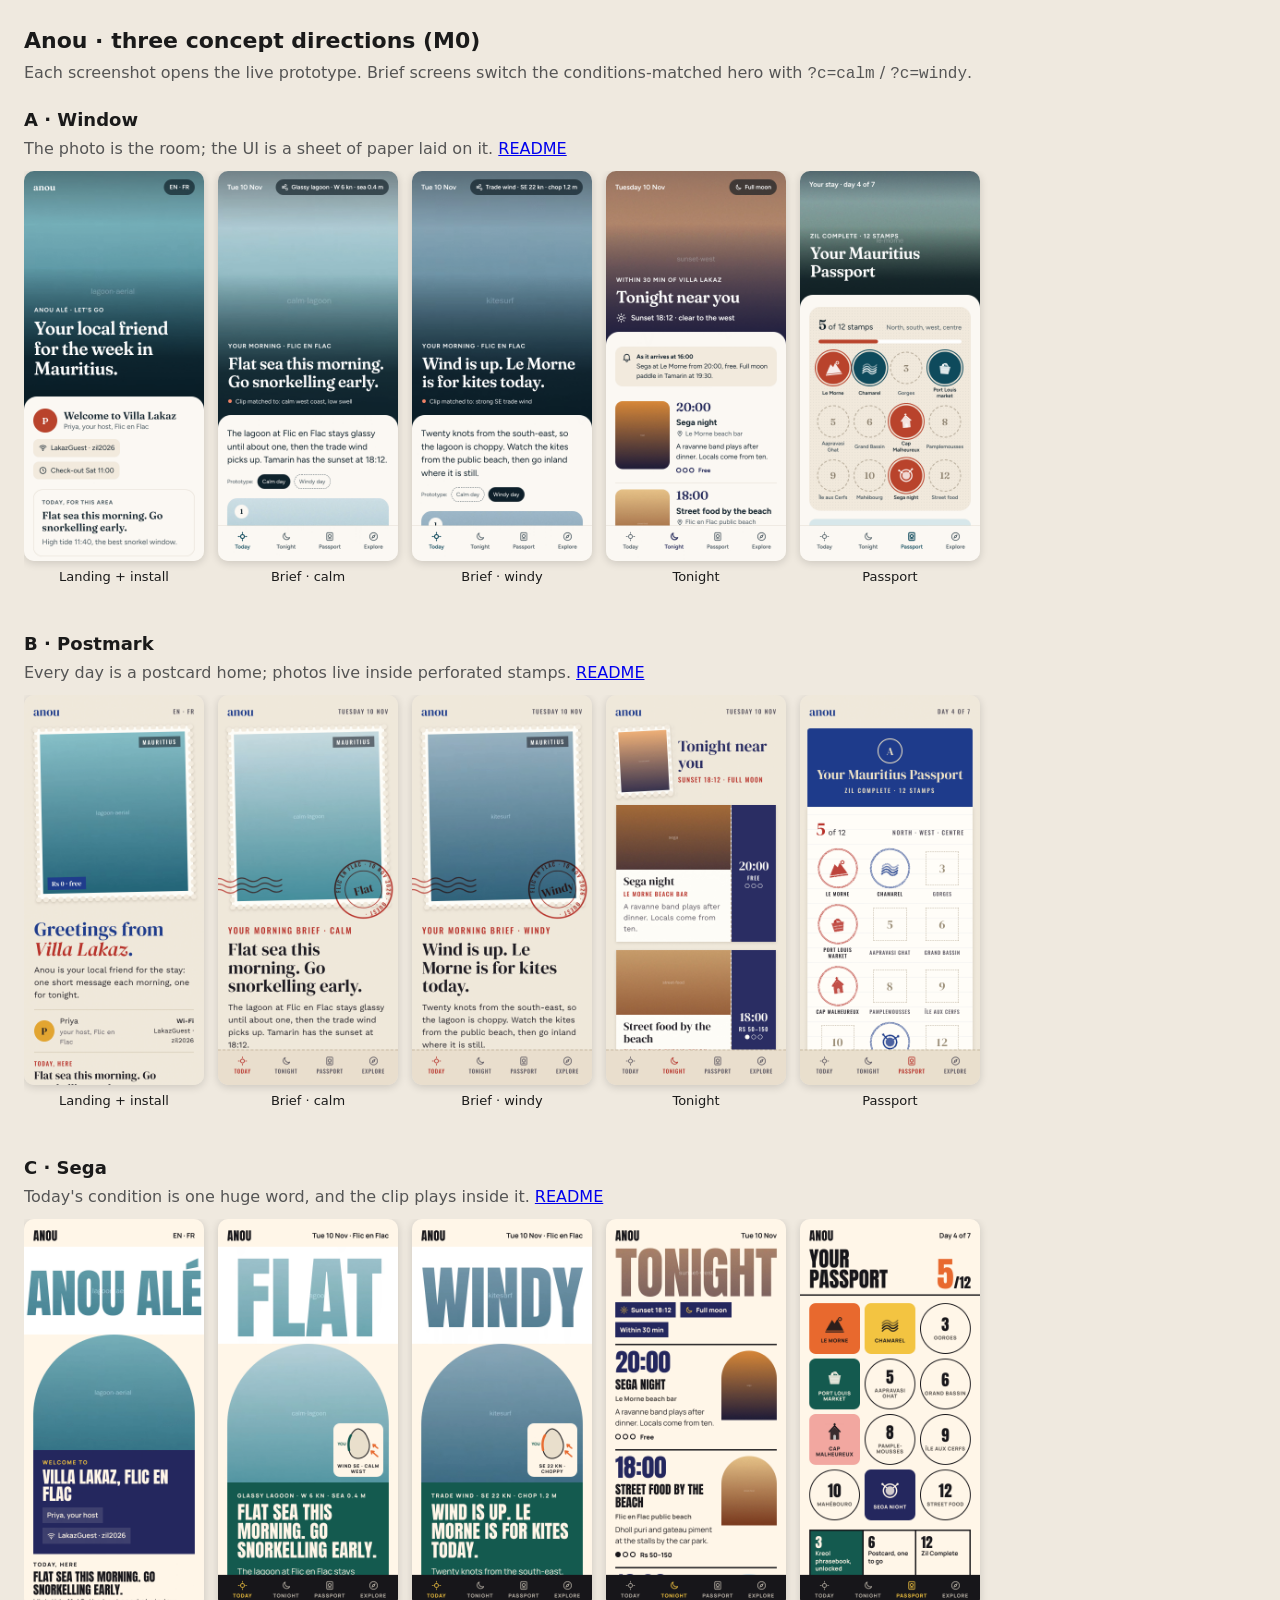
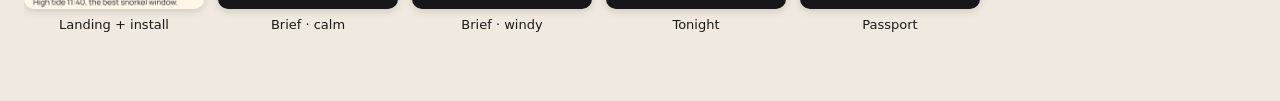
<file: design/concepts/index.html>
<!doctype html><html lang="en"><head><meta charset="utf-8"><meta name="viewport" content="width=device-width,initial-scale=1">
<title>Anou · M0 concepts</title>
<style>
body{font:16px/1.5 system-ui,sans-serif;margin:0;padding:24px;background:#efe9df;color:#1a1a1a}
h1{font-size:22px;margin:0 0 4px} p{margin:0 0 20px;color:#555}
.c{margin:0 0 36px} .c h2{margin:0 0 4px;font-size:18px} .c p{margin:0 0 10px}
.row{display:flex;gap:14px;overflow-x:auto;padding-bottom:8px}
.row a{flex:none;text-decoration:none;color:inherit;font-size:13px;text-align:center}
.row img{width:180px;display:block;border-radius:10px;box-shadow:0 2px 8px rgba(0,0,0,.15);margin-bottom:6px}
</style></head><body>
<h1>Anou · three concept directions (M0)</h1>
<p>Each screenshot opens the live prototype. Brief screens switch the conditions-matched hero with <code>?c=calm</code> / <code>?c=windy</code>.</p>
<script>
const C=[['a','A · Window','The photo is the room; the UI is a sheet of paper laid on it.'],
['b','B · Postmark','Every day is a postcard home; photos live inside perforated stamps.'],
['c','C · Sega','Today\'s condition is one huge word, and the clip plays inside it.']];
const S=[['landing','landing.html','Landing + install'],['brief','brief.html','Brief · calm'],['brief-windy','brief.html?c=windy','Brief · windy'],['tonight','tonight.html','Tonight'],['passport','passport.html','Passport']];
document.write(C.map(([k,t,d])=>`<section class="c"><h2>${t}</h2><p>${d} <a href="${k}/README.md">README</a></p><div class="row">${S.map(([s,u,l])=>`<a href="${k}/${u}"><img src="${k}/shots/${s}.png" alt="${t} ${l}">${l}</a>`).join('')}</div></section>`).join(''));
</script></body></html>
</file>
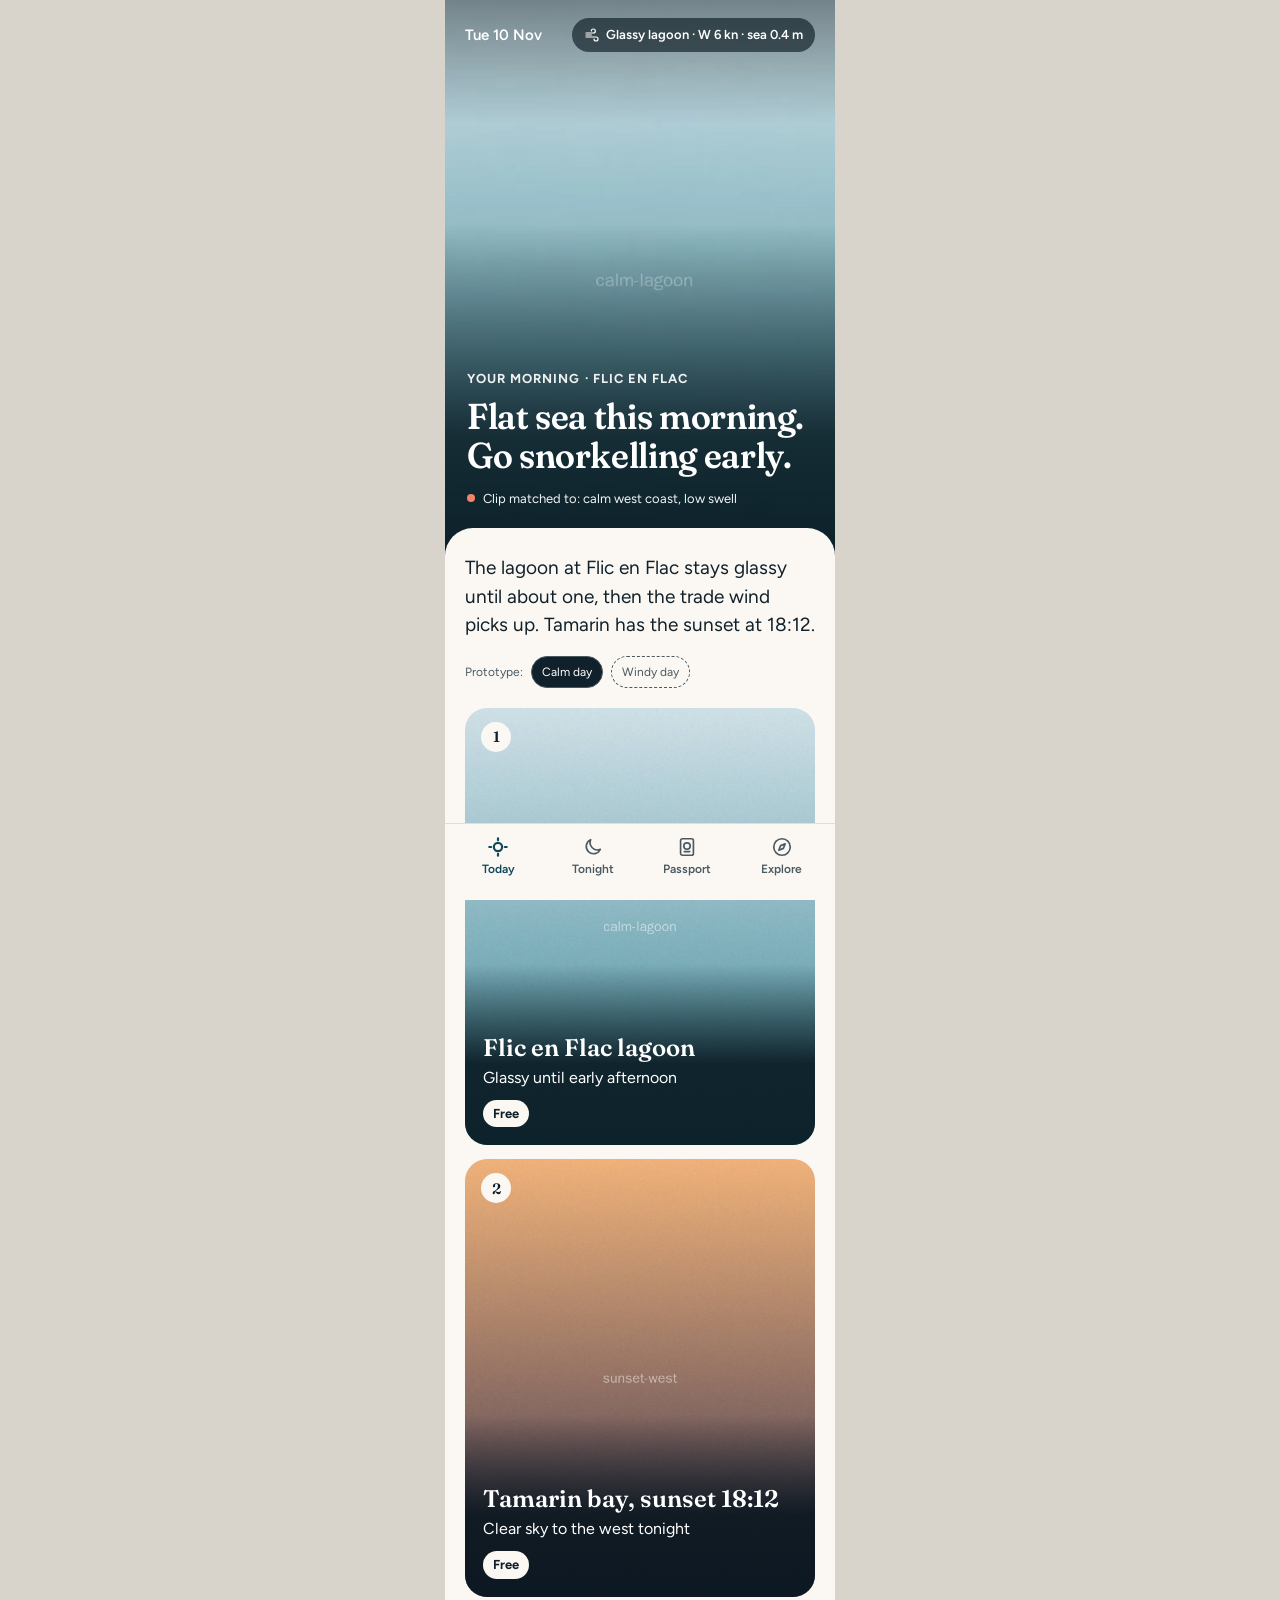
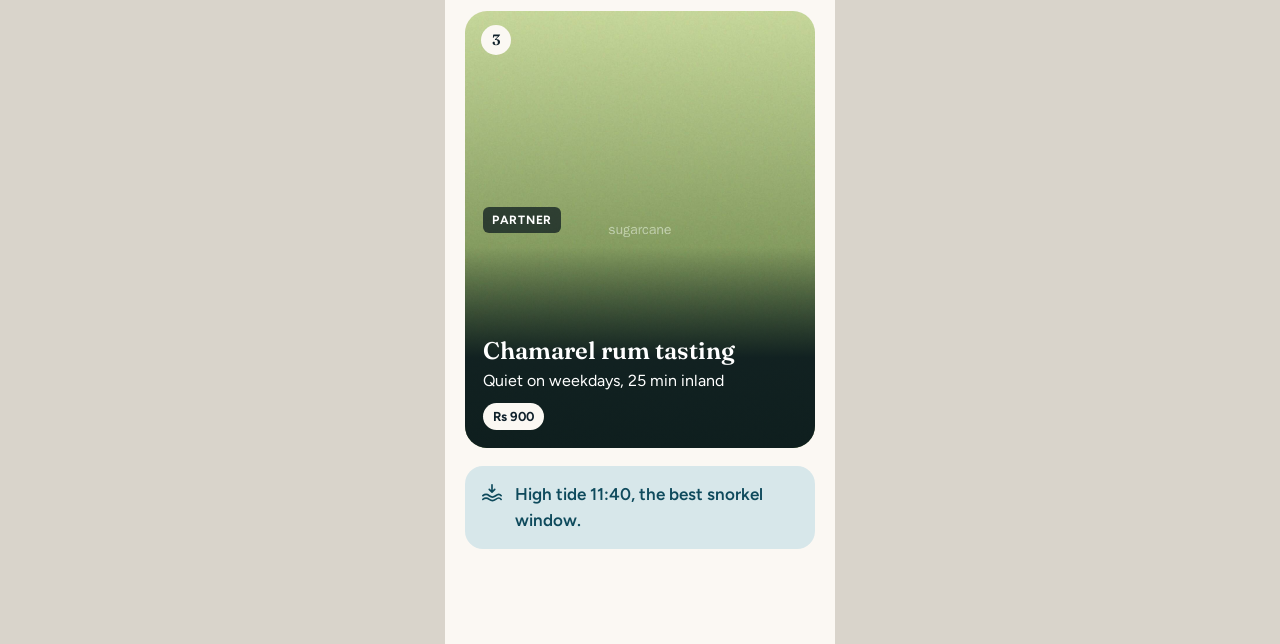
<file: design/concepts/a/brief.html>
<!doctype html>
<html lang="en"><head><meta charset="utf-8"><meta name="viewport" content="width=device-width,initial-scale=1">
<title>Anou · A · Today</title>
<link rel="preconnect" href="https://fonts.googleapis.com"><link href="https://fonts.googleapis.com/css2?family=Fraunces:opsz,wght,SOFT@9..144,500..700,0..100&family=Figtree:wght@400;600;700&display=swap" rel="stylesheet">
<link rel="stylesheet" href="style.css">
<script src="../shared/conditions.js"></script><script src="../shared/icons.js"></script>
</head><body><div class="phone">
<header class="hero">
  <video data-hero="brief" muted loop playsinline autoplay preload="metadata"></video>
  <div class="hero-top"><span>Tue 10 Nov</span><span class="chip"><svg data-icon="wind"></svg><span data-k="chip"></span></span></div>
  <div class="hero-bottom">
    <p class="eyebrow">Your morning · Flic en Flac</p>
    <h1 data-k="headline"></h1>
    <p class="matched"><span class="rec"></span><span data-k="matched"></span></p>
  </div>
</header>
<main class="sheet">
  <p class="lede" data-k="body"></p>
  <div class="switch">Prototype: <a href="?c=calm" data-switch="calm">Calm day</a><a href="?c=windy" data-switch="windy">Windy day</a></div>
  <section class="cards" aria-label="Today's suggestions">
    <template data-cards><article class="card"><img data-c="img" alt=""><span class="num" data-c="n"></span>
      <div class="card-text" style="position:absolute"><span class="partner" data-c="partner">Partner</span><h3 data-c="place"></h3><p data-c="why"></p><span class="tag" data-c="tag"></span></div></article></template>
  </section>
  <aside class="tip"><svg data-icon="tide"></svg><span data-k="tip"></span></aside>
</main>
<nav class="tabs" aria-label="Main">
  <a href="brief.html" aria-current="page"><svg data-icon="today"></svg>Today</a>
  <a href="tonight.html"><svg data-icon="tonight"></svg>Tonight</a>
  <a href="passport.html"><svg data-icon="passport"></svg>Passport</a>
  <a href="#"><svg data-icon="explore"></svg>Explore</a>
</nav>
</div></body></html>
</file>
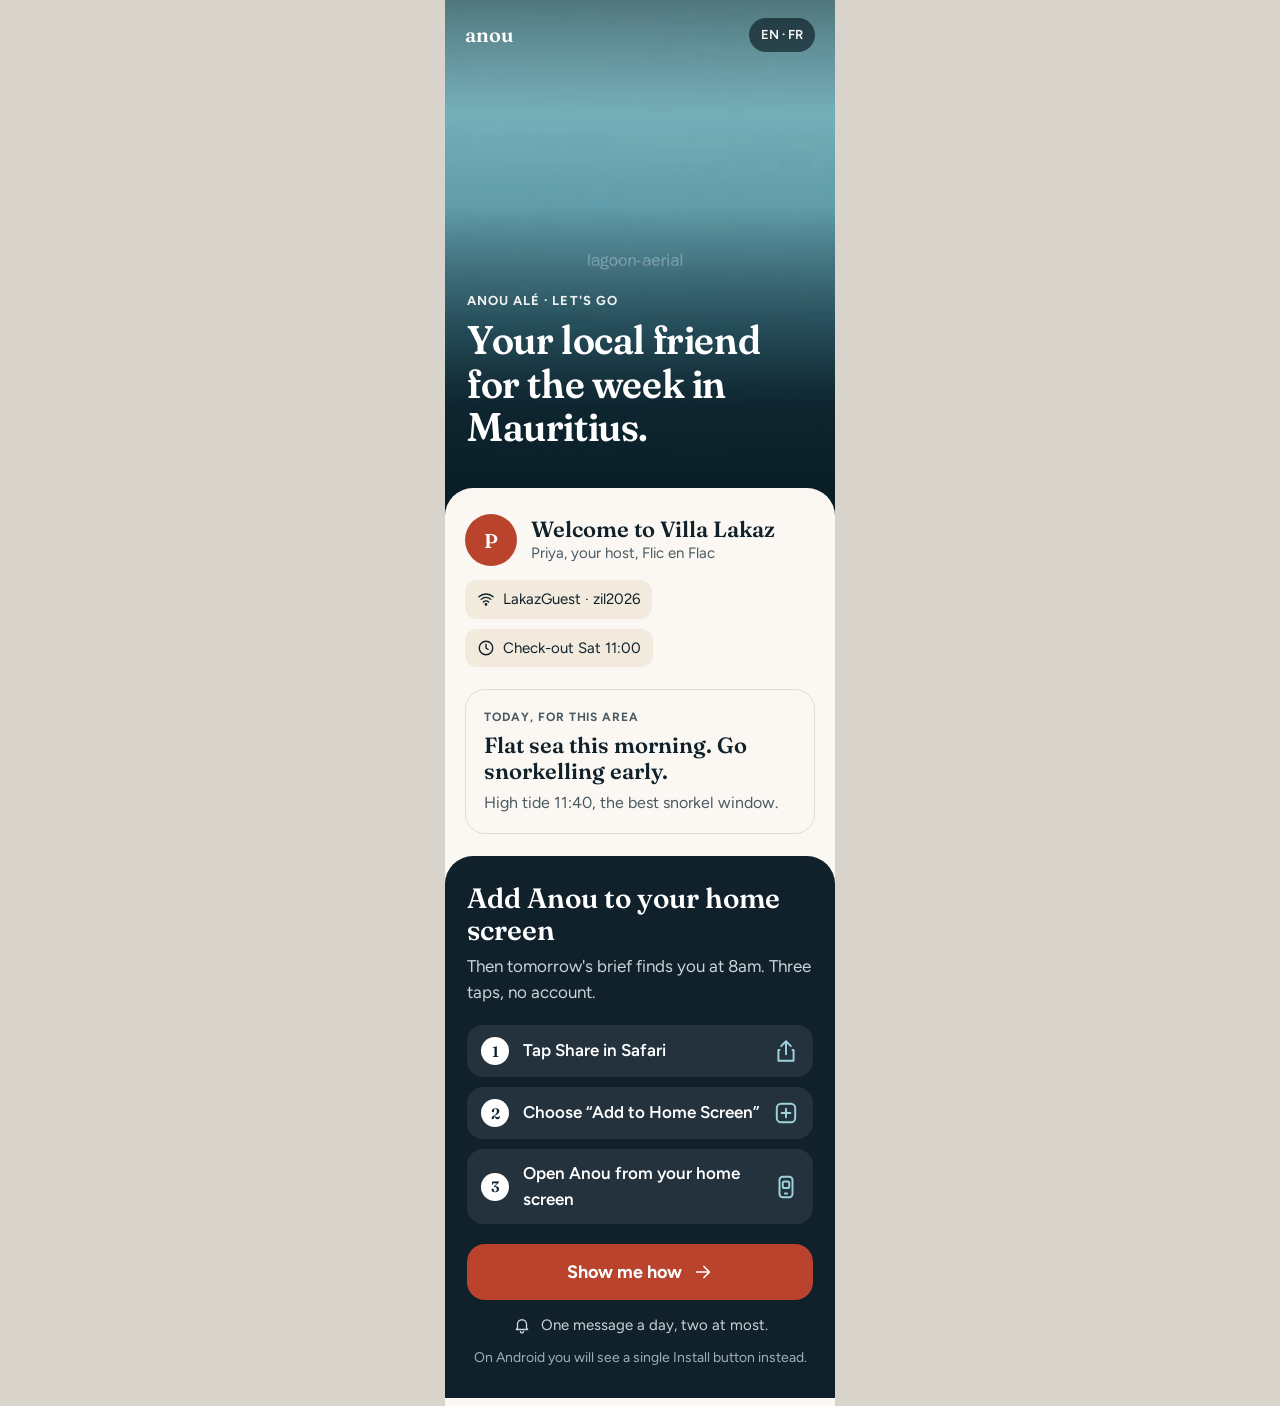
<file: design/concepts/a/landing.html>
<!doctype html>
<html lang="en"><head><meta charset="utf-8"><meta name="viewport" content="width=device-width,initial-scale=1">
<title>Anou · A · Welcome to Villa Lakaz</title>
<link rel="preconnect" href="https://fonts.googleapis.com"><link href="https://fonts.googleapis.com/css2?family=Fraunces:opsz,wght,SOFT@9..144,500..700,0..100&family=Figtree:wght@400;600;700&display=swap" rel="stylesheet">
<link rel="stylesheet" href="style.css">
<script src="../shared/conditions.js"></script><script src="../shared/icons.js"></script>
</head><body class="landing"><div class="phone">
<header class="hero">
  <video data-hero="landing" muted loop playsinline autoplay preload="metadata"></video>
  <div class="hero-top"><span style="font:600 20px var(--display)">anou</span><span class="chip">EN · FR</span></div>
  <div class="hero-bottom">
    <p class="eyebrow">Anou alé · let's go</p>
    <h1>Your local friend for the week in Mauritius.</h1>
  </div>
</header>
<main class="sheet">
  <div class="welcome"><div class="avatar">P</div><div><h2>Welcome to Villa Lakaz</h2><p>Priya, your host, Flic en Flac</p></div></div>
  <div class="facts"><span class="fact"><svg data-icon="wifi"></svg>LakazGuest · zil2026</span><span class="fact"><svg data-icon="clock"></svg>Check-out Sat 11:00</span></div>
  <div class="preview">
    <p class="k">Today, for this area</p>
    <h3 data-k="headline"></h3>
    <p data-k="tip"></p>
  </div>
  <section class="install" aria-labelledby="ins">
    <h2 id="ins">Add Anou to your home screen</h2>
    <p class="sub">Then tomorrow's brief finds you at 8am. Three taps, no account.</p>
    <ol class="steps">
      <li>Tap Share in Safari<svg data-icon="share"></svg></li>
      <li>Choose “Add to Home Screen”<svg data-icon="add"></svg></li>
      <li>Open Anou from your home screen<svg data-icon="open"></svg></li>
    </ol>
    <a class="btn" href="#">Show me how <svg data-icon="arrow"></svg></a>
    <p class="promise"><svg data-icon="bell"></svg>One message a day, two at most.</p>
    <p class="android">On Android you will see a single Install button instead.</p>
  </section>
</main>
</div></body></html>
</file>
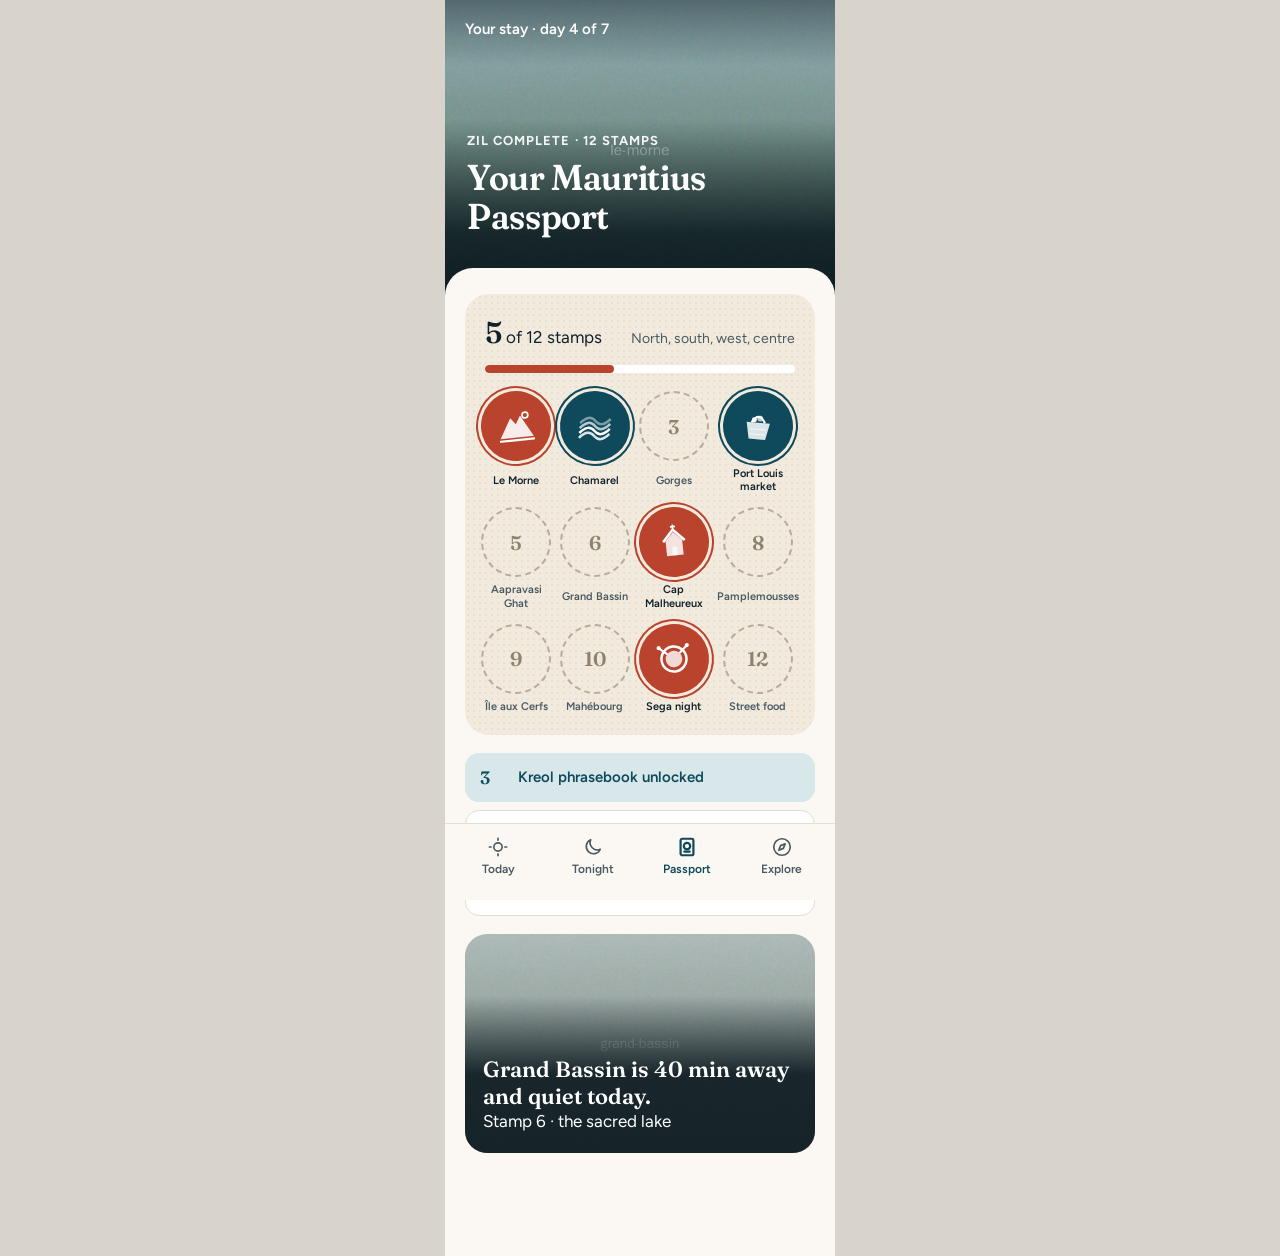
<file: design/concepts/a/passport.html>
<!doctype html>
<html lang="en"><head><meta charset="utf-8"><meta name="viewport" content="width=device-width,initial-scale=1">
<title>Anou · A · Passport</title>
<link rel="preconnect" href="https://fonts.googleapis.com"><link href="https://fonts.googleapis.com/css2?family=Fraunces:opsz,wght,SOFT@9..144,500..700,0..100&family=Figtree:wght@400;600;700&display=swap" rel="stylesheet">
<link rel="stylesheet" href="style.css">
<script src="../shared/conditions.js"></script><script src="../shared/icons.js"></script><script src="../shared/stamps.js"></script>
</head><body class="passport"><div class="phone">
<header class="hero" data-bg="le-morne">
  <div class="hero-top"><span>Your stay · day 4 of 7</span></div>
  <div class="hero-bottom"><p class="eyebrow">Zil Complete · 12 stamps</p><h1>Your Mauritius Passport</h1></div>
</header>
<main class="sheet">
  <div class="book">
    <div class="progress"><span><b>5</b> of 12 stamps</span><span style="font-size:14px;color:var(--ink-2)">North, south, west, centre</span></div>
    <div class="bar"><i></i></div>
    <div class="grid">
      <div class="slot got"><span class="seal"><svg data-stamp="morne"></svg></span>Le Morne</div>
      <div class="slot got"><span class="seal"><svg data-stamp="chamarel"></svg></span>Chamarel</div>
      <div class="slot empty"><span class="seal">3</span>Gorges</div>
      <div class="slot got"><span class="seal"><svg data-stamp="market"></svg></span>Port Louis market</div>
      <div class="slot empty"><span class="seal">5</span>Aapravasi Ghat</div>
      <div class="slot empty"><span class="seal">6</span>Grand Bassin</div>
      <div class="slot got"><span class="seal"><svg data-stamp="church"></svg></span>Cap Malheureux</div>
      <div class="slot empty"><span class="seal">8</span>Pamplemousses</div>
      <div class="slot empty"><span class="seal">9</span>Île aux Cerfs</div>
      <div class="slot empty"><span class="seal">10</span>Mahébourg</div>
      <div class="slot got"><span class="seal"><svg data-stamp="sega"></svg></span>Sega night</div>
      <div class="slot empty"><span class="seal">12</span>Street food</div>
    </div>
  </div>
  <div class="milestones">
    <div class="ms done"><b>3</b>Kreol phrasebook unlocked</div>
    <div class="ms"><b>6</b>One more for your postcard</div>
    <div class="ms"><b>12</b>Zil Complete badge and a partner reward</div>
  </div>
  <div class="nudge" data-bg="grand-bassin"><div><h3>Grand Bassin is 40 min away and quiet today.</h3><p>Stamp 6 · the sacred lake</p></div></div>
</main>
<nav class="tabs" aria-label="Main">
  <a href="brief.html"><svg data-icon="today"></svg>Today</a>
  <a href="tonight.html"><svg data-icon="tonight"></svg>Tonight</a>
  <a href="passport.html" aria-current="page"><svg data-icon="passport"></svg>Passport</a>
  <a href="#"><svg data-icon="explore"></svg>Explore</a>
</nav>
</div></body></html>
</file>
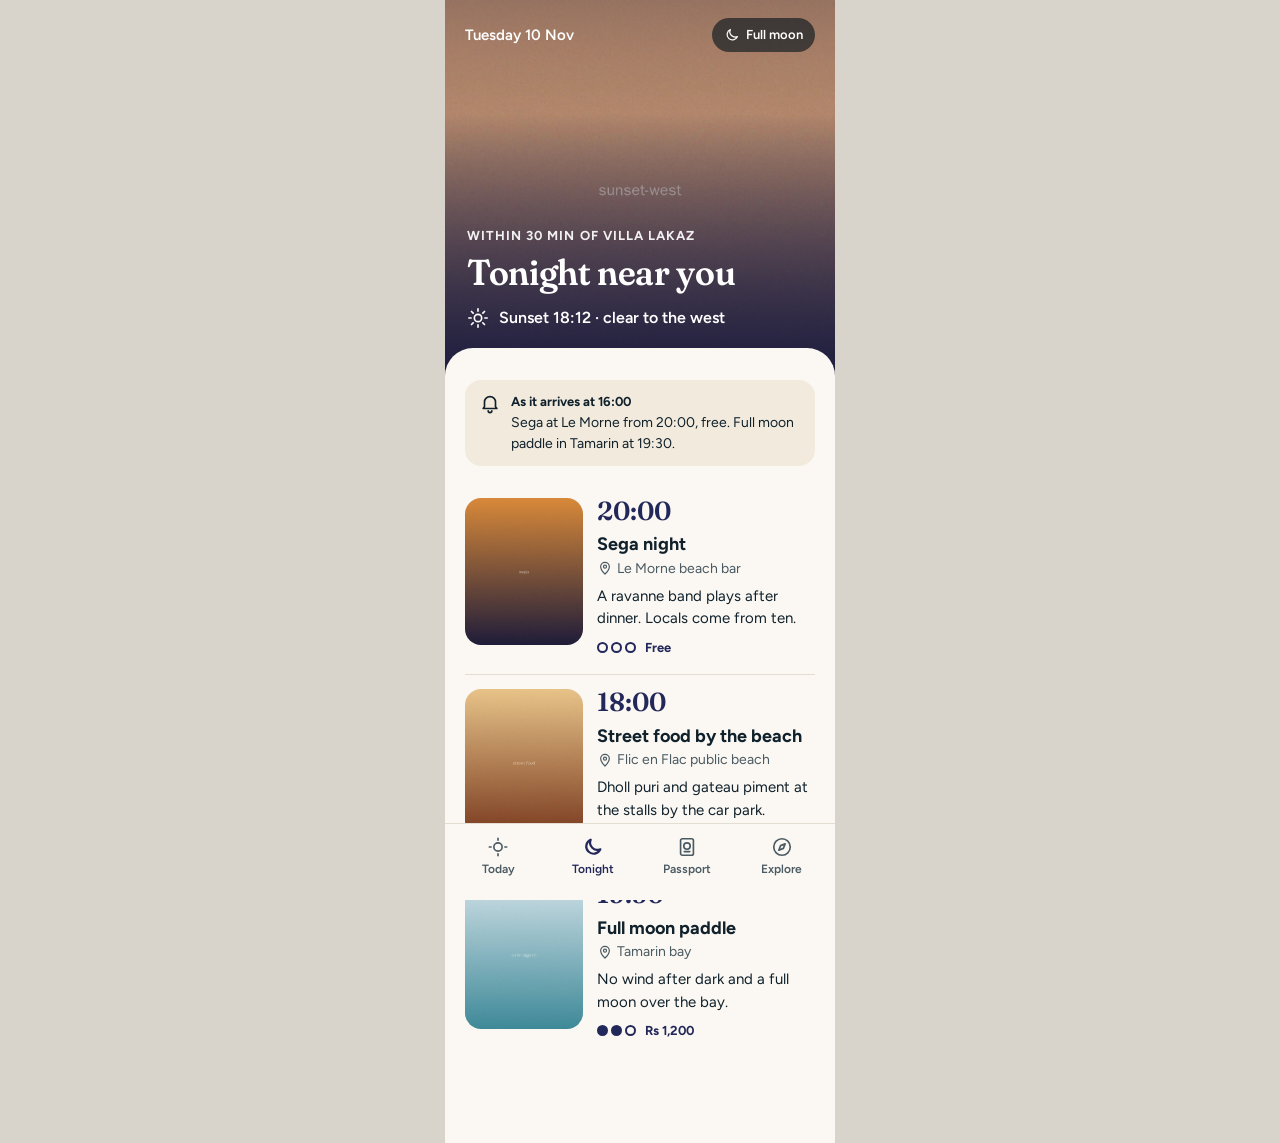
<file: design/concepts/a/tonight.html>
<!doctype html>
<html lang="en"><head><meta charset="utf-8"><meta name="viewport" content="width=device-width,initial-scale=1">
<title>Anou · A · Tonight</title>
<link rel="preconnect" href="https://fonts.googleapis.com"><link href="https://fonts.googleapis.com/css2?family=Fraunces:opsz,wght,SOFT@9..144,500..700,0..100&family=Figtree:wght@400;600;700&display=swap" rel="stylesheet">
<link rel="stylesheet" href="style.css">
<script src="../shared/conditions.js"></script><script src="../shared/icons.js"></script>
</head><body class="tonight"><div class="phone">
<header class="hero" data-bg="sunset-west">
  <div class="hero-top"><span>Tuesday 10 Nov</span><span class="chip"><svg data-icon="tonight"></svg>Full moon</span></div>
  <div class="hero-bottom">
    <p class="eyebrow">Within 30 min of Villa Lakaz</p>
    <h1>Tonight near you</h1>
    <p class="sun-line"><svg data-icon="sun"></svg>Sunset 18:12 · clear to the west</p>
  </div>
</header>
<main class="sheet">
  <div class="notif"><svg data-icon="bell"></svg><div><b>As it arrives at 16:00</b>Sega at Le Morne from 20:00, free. Full moon paddle in Tamarin at 19:30.</div></div>
  <article class="event"><div class="ph" data-bg="sega"></div><div>
    <time>20:00</time><h3>Sega night</h3><p class="where"><svg data-icon="pin"></svg>Le Morne beach bar</p>
    <p>A ravanne band plays after dinner. Locals come from ten.</p>
    <span class="coins"><i></i><i></i><i></i><span>Free</span></span></div></article>
  <article class="event"><div class="ph" data-bg="street-food"></div><div>
    <time>18:00</time><h3>Street food by the beach</h3><p class="where"><svg data-icon="pin"></svg>Flic en Flac public beach</p>
    <p>Dholl puri and gateau piment at the stalls by the car park.</p>
    <span class="coins"><i class="on"></i><i></i><i></i><span>Rs 50–150</span></span></div></article>
  <article class="event"><div class="ph" data-bg="calm-lagoon"></div><div>
    <time>19:30</time><h3>Full moon paddle</h3><p class="where"><svg data-icon="pin"></svg>Tamarin bay</p>
    <p>No wind after dark and a full moon over the bay.</p>
    <span class="coins"><i class="on"></i><i class="on"></i><i></i><span>Rs 1,200</span></span></div></article>
</main>
<nav class="tabs" aria-label="Main">
  <a href="brief.html"><svg data-icon="today"></svg>Today</a>
  <a href="tonight.html" aria-current="page"><svg data-icon="tonight"></svg>Tonight</a>
  <a href="passport.html"><svg data-icon="passport"></svg>Passport</a>
  <a href="#"><svg data-icon="explore"></svg>Explore</a>
</nav>
</div></body></html>
</file>
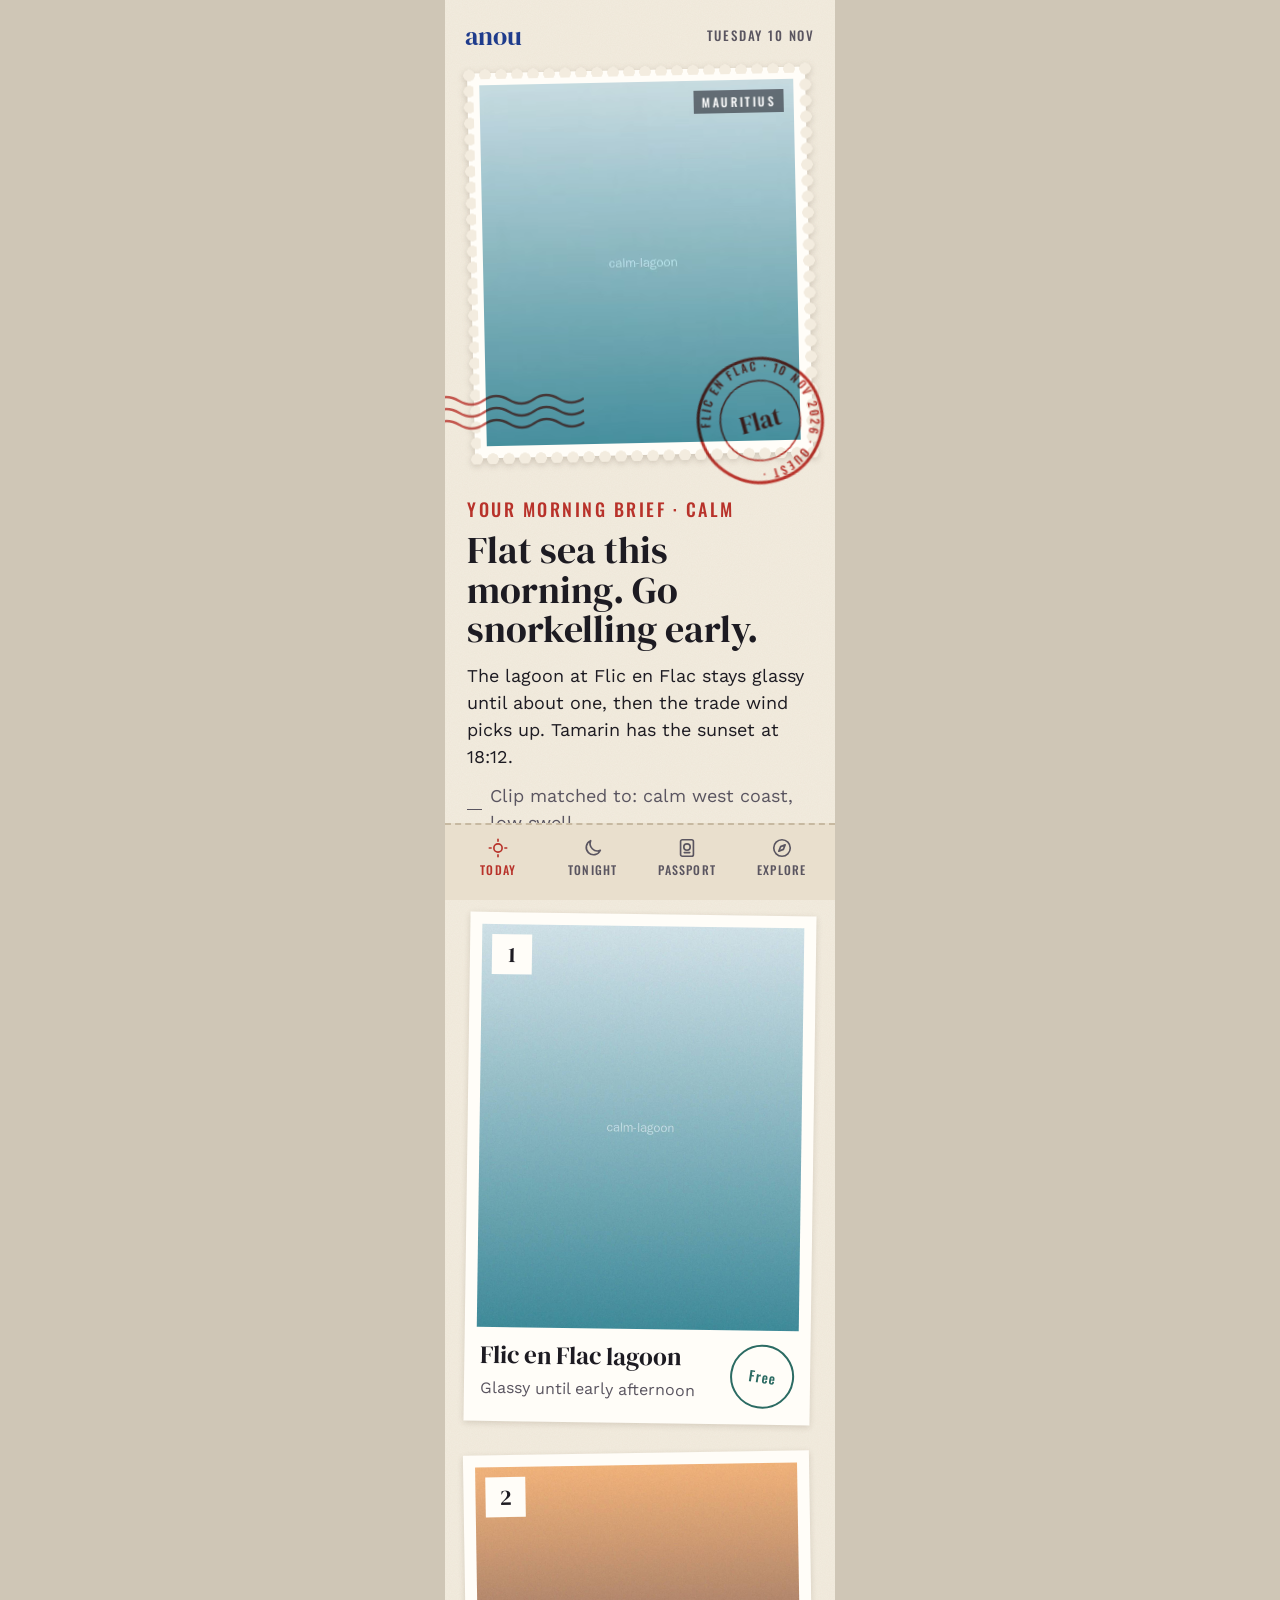
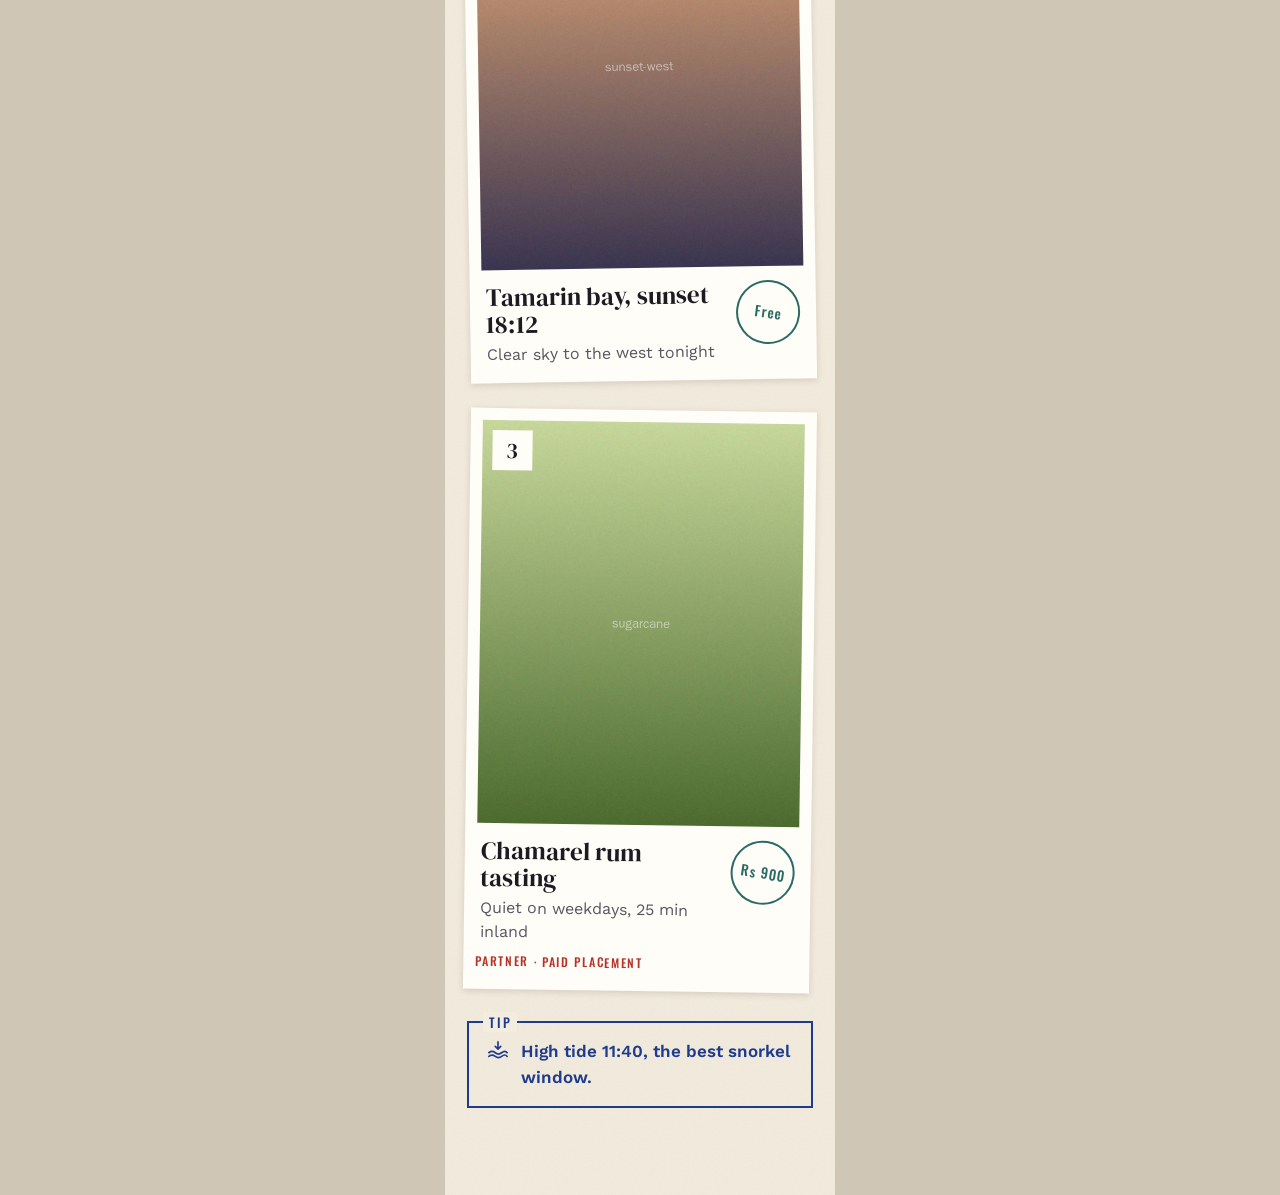
<file: design/concepts/b/brief.html>
<!doctype html><html lang="en"><head><meta charset="utf-8"><meta name="viewport" content="width=device-width,initial-scale=1">
<link rel="preconnect" href="https://fonts.googleapis.com"><link href="https://fonts.googleapis.com/css2?family=DM+Serif+Display:ital@0;1&family=Oswald:wght@500&family=Work+Sans:wght@400;600&display=swap" rel="stylesheet">
<link rel="stylesheet" href="style.css">
<script src="../shared/conditions.js"></script><script src="../shared/icons.js"></script><script src="../shared/stamps.js"></script><title>Anou · B · Today</title></head>
<body><div class="phone">
<header class="mast"><span class="logo">anou</span><span class="label">Tuesday 10 Nov</span></header>
<div class="hero-wrap"><div class="stamp"><div class="win"><video data-hero="brief" muted loop playsinline autoplay preload="metadata"></video></div>
<span class="country">MAURITIUS</span></div><div class="postmark" aria-hidden="true"><svg viewBox="0 0 132 132"><defs><path id="ring" d="M66 66 m-50 0 a50 50 0 1 1 100 0 a50 50 0 1 1 -100 0"/></defs>
<circle cx="66" cy="66" r="62" fill="none" stroke="currentColor" stroke-width="3"/><circle cx="66" cy="66" r="40" fill="none" stroke="currentColor" stroke-width="1.5"/>
<text><textPath href="#ring" startOffset="2%">FLIC EN FLAC · 10 NOV 2026 · OUEST ·</textPath></text>
<text class="big" x="66" y="75" text-anchor="middle" data-k="word"></text></svg></div>
<svg class="wavy" viewBox="0 0 150 40" aria-hidden="true"><path d="M0 8 q12-8 25 0 t25 0 t25 0 t25 0 t25 0 t25 0 M0 20 q12-8 25 0 t25 0 t25 0 t25 0 t25 0 t25 0 M0 32 q12-8 25 0 t25 0 t25 0 t25 0 t25 0 t25 0" fill="none" stroke="currentColor" stroke-width="2.5"/></svg></div>
<section class="head">
  <p class="label">Your morning brief · <span data-k="cond"></span></p>
  <h1 data-k="headline"></h1>
  <p data-k="body"></p>
  <p class="matched" data-k="matched"></p>
</section>
<div class="switch">Prototype: <a href="?c=calm" data-switch="calm">Calm day</a><a href="?c=windy" data-switch="windy">Windy day</a></div>
<section class="posts" aria-label="Today's suggestions">
<template data-cards><article class="post"><div class="ph" data-c="img"><span class="n" data-c="n"></span></div>
<div class="meta"><h3 data-c="place"></h3><span class="tag" data-c="tag"></span><p data-c="why"></p></div><span class="partner" data-c="partner">Partner · paid placement</span></article></template>
</section>
<aside class="tip"><svg data-icon="tide"></svg><span data-k="tip"></span></aside>
<nav class="tabs" aria-label="Main">
  <a href="brief.html" aria-current="page"><svg data-icon="today"></svg>Today</a>
  <a href="tonight.html" ><svg data-icon="tonight"></svg>Tonight</a>
  <a href="passport.html" ><svg data-icon="passport"></svg>Passport</a>
  <a href="#"><svg data-icon="explore"></svg>Explore</a>
</nav>
</div></body></html>
</file>
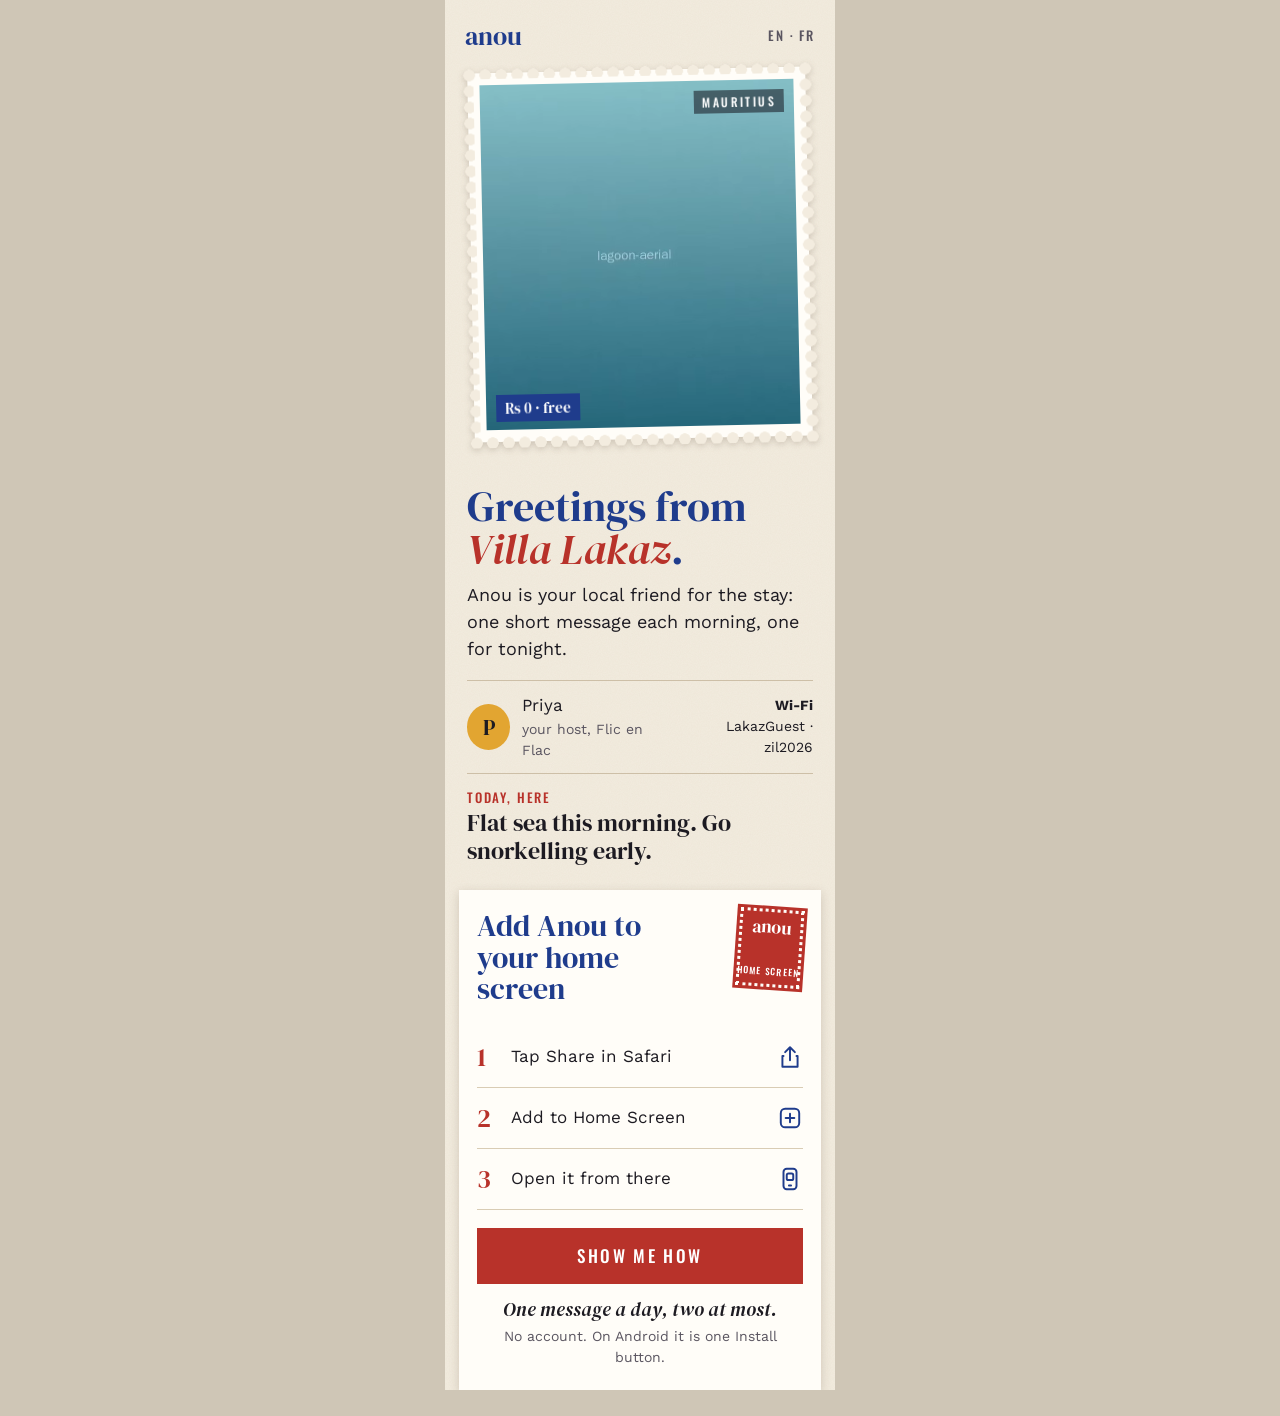
<file: design/concepts/b/landing.html>
<!doctype html><html lang="en"><head><meta charset="utf-8"><meta name="viewport" content="width=device-width,initial-scale=1">
<link rel="preconnect" href="https://fonts.googleapis.com"><link href="https://fonts.googleapis.com/css2?family=DM+Serif+Display:ital@0;1&family=Oswald:wght@500&family=Work+Sans:wght@400;600&display=swap" rel="stylesheet">
<link rel="stylesheet" href="style.css">
<script src="../shared/conditions.js"></script><script src="../shared/icons.js"></script><script src="../shared/stamps.js"></script><title>Anou · B · Welcome to Villa Lakaz</title></head>
<body class="landing"><div class="phone">
<header class="mast"><span class="logo">anou</span><span class="label">EN · FR</span></header>
<div class="hero-wrap"><div class="stamp"><div class="win"><video data-hero="landing" muted loop playsinline autoplay preload="metadata"></video></div>
<span class="country">MAURITIUS</span><span class="denom">Rs 0 · free</span></div></div>
<section class="greet"><h1>Greetings from <em>Villa Lakaz</em>.</h1><p>Anou is your local friend for the stay: one short message each morning, one for tonight.</p></section>
<div class="host"><span class="av">P</span><div>Priya<small>your host, Flic en Flac</small></div><div class="wifi"><b>Wi-Fi</b><br>LakazGuest · zil2026</div></div>
<div class="today"><p class="label" style="color:var(--hibiscus)">Today, here</p><h3 data-k="headline"></h3></div>
<section class="postcard" aria-labelledby="ins">
  <div class="corner">anou<small>HOME SCREEN</small></div>
  <h2 id="ins">Add Anou to your home screen</h2>
  <ol class="lines">
    <li><span class="n">1</span>Tap Share in Safari<svg data-icon="share"></svg></li>
    <li><span class="n">2</span>Add to Home Screen<svg data-icon="add"></svg></li>
    <li><span class="n">3</span>Open it from there<svg data-icon="open"></svg></li>
  </ol>
  <a class="btn" href="#">Show me how</a>
  <p class="promise">One message a day, two at most.</p>
  <p class="small">No account. On Android it is one Install button.</p>
</section>
</div></body></html>
</file>
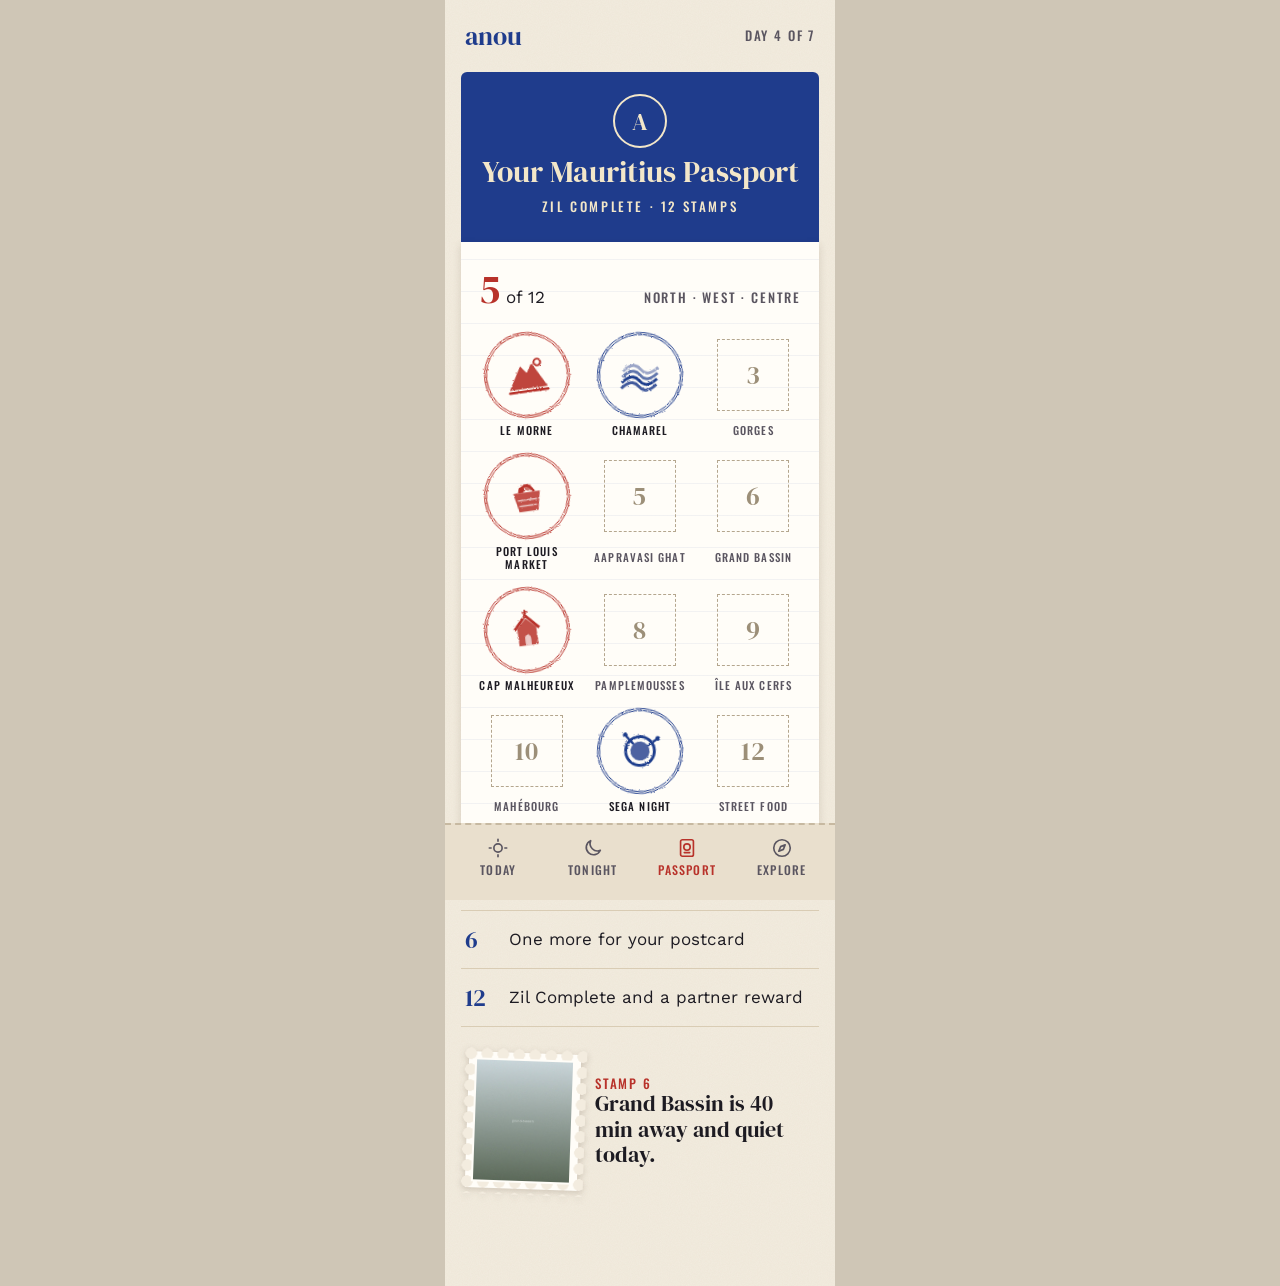
<file: design/concepts/b/passport.html>
<!doctype html><html lang="en"><head><meta charset="utf-8"><meta name="viewport" content="width=device-width,initial-scale=1">
<link rel="preconnect" href="https://fonts.googleapis.com"><link href="https://fonts.googleapis.com/css2?family=DM+Serif+Display:ital@0;1&family=Oswald:wght@500&family=Work+Sans:wght@400;600&display=swap" rel="stylesheet">
<link rel="stylesheet" href="style.css">
<script src="../shared/conditions.js"></script><script src="../shared/icons.js"></script><script src="../shared/stamps.js"></script><title>Anou · B · Passport</title></head>
<body class="passport"><div class="phone">
<svg width="0" height="0" style="position:absolute"><filter id="rough"><feTurbulence type="fractalNoise" baseFrequency=".8" numOctaves="2" result="t"/><feDisplacementMap in="SourceGraphic" in2="t" scale="2.5"/></filter></svg>
<header class="mast"><span class="logo">anou</span><span class="label">Day 4 of 7</span></header>
<div class="cover"><div class="crest">A</div><h1>Your Mauritius Passport</h1><p>Zil Complete · 12 stamps</p></div>
<div class="page">
  <div class="count"><span><b>5</b> of 12</span><span class="label" style="color:var(--ink-2)">North · West · Centre</span></div>
  <div class="ink-grid">
  <div class="ink got"><span class="imp"><svg data-stamp="morne"></svg></span>Le Morne</div> <div class="ink got"><span class="imp"><svg data-stamp="chamarel"></svg></span>Chamarel</div> <div class="ink empty"><span class="imp">3</span>Gorges</div>
  <div class="ink got"><span class="imp"><svg data-stamp="market"></svg></span>Port Louis market</div> <div class="ink empty"><span class="imp">5</span>Aapravasi Ghat</div> <div class="ink empty"><span class="imp">6</span>Grand Bassin</div>
  <div class="ink got"><span class="imp"><svg data-stamp="church"></svg></span>Cap Malheureux</div> <div class="ink empty"><span class="imp">8</span>Pamplemousses</div> <div class="ink empty"><span class="imp">9</span>Île aux Cerfs</div>
  <div class="ink empty"><span class="imp">10</span>Mahébourg</div> <div class="ink got"><span class="imp"><svg data-stamp="sega"></svg></span>Sega night</div> <div class="ink empty"><span class="imp">12</span>Street food</div>
  </div>
</div>
<div class="mile">
  <div class="done"><b>3</b>Kreol phrasebook unlocked</div>
  <div><b>6</b>One more for your postcard</div>
  <div><b>12</b>Zil Complete and a partner reward</div>
</div>
<div class="nudge"><div class="stamp"><div class="win" data-bg="grand-bassin"></div></div><div><p class="label" style="color:var(--hibiscus)">Stamp 6</p><h3>Grand Bassin is 40 min away and quiet today.</h3></div></div>
<nav class="tabs" aria-label="Main">
  <a href="brief.html" ><svg data-icon="today"></svg>Today</a>
  <a href="tonight.html" ><svg data-icon="tonight"></svg>Tonight</a>
  <a href="passport.html" aria-current="page"><svg data-icon="passport"></svg>Passport</a>
  <a href="#"><svg data-icon="explore"></svg>Explore</a>
</nav>
</div></body></html>
</file>
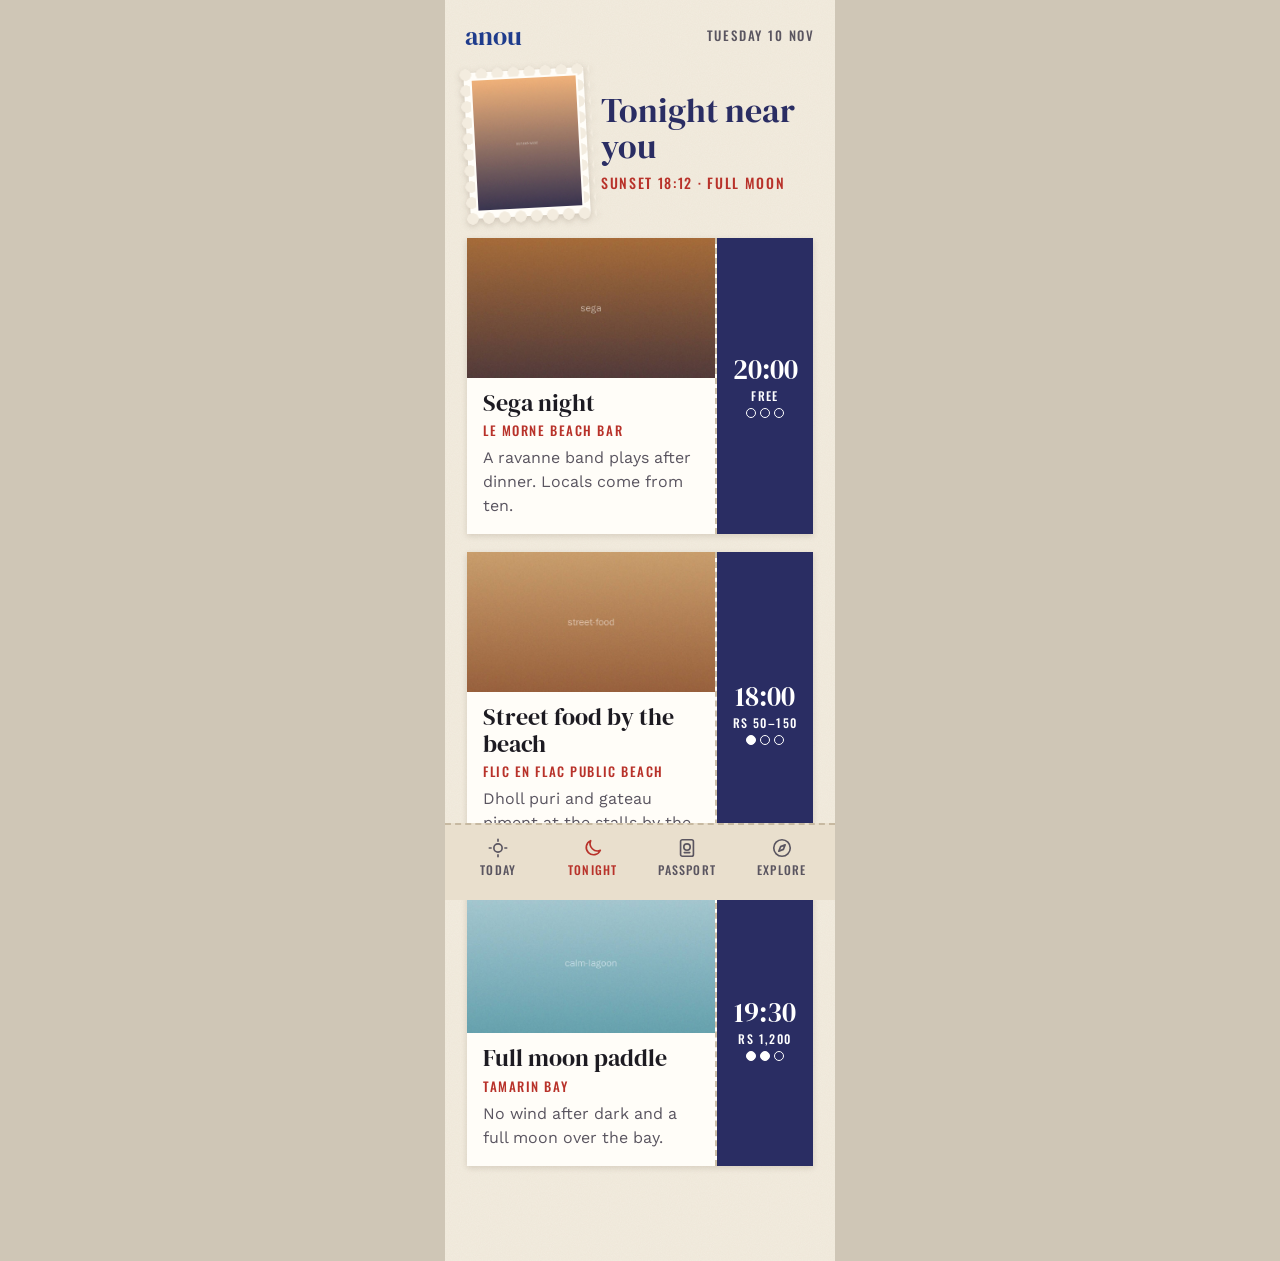
<file: design/concepts/b/tonight.html>
<!doctype html><html lang="en"><head><meta charset="utf-8"><meta name="viewport" content="width=device-width,initial-scale=1">
<link rel="preconnect" href="https://fonts.googleapis.com"><link href="https://fonts.googleapis.com/css2?family=DM+Serif+Display:ital@0;1&family=Oswald:wght@500&family=Work+Sans:wght@400;600&display=swap" rel="stylesheet">
<link rel="stylesheet" href="style.css">
<script src="../shared/conditions.js"></script><script src="../shared/icons.js"></script><script src="../shared/stamps.js"></script><title>Anou · B · Tonight</title></head>
<body class="tonight"><div class="phone">
<header class="mast"><span class="logo">anou</span><span class="label">Tuesday 10 Nov</span></header>
<div class="dusk"><div class="stamp"><div class="win" data-bg="sunset-west"></div></div>
<div><h1>Tonight near you</h1><p>Sunset 18:12 · full moon</p></div></div>
<article class="ticket"><div class="main"><div class="ph" data-bg="sega"></div><h3>Sega night</h3><p class="where">Le Morne beach bar</p><p>A ravanne band plays after dinner. Locals come from ten.</p></div>
<div class="stub"><time>20:00</time><span>FREE</span><span class="coins"><i></i><i></i><i></i></span></div></article>
<article class="ticket"><div class="main"><div class="ph" data-bg="street-food"></div><h3>Street food by the beach</h3><p class="where">Flic en Flac public beach</p><p>Dholl puri and gateau piment at the stalls by the car park.</p></div>
<div class="stub"><time>18:00</time><span>RS 50–150</span><span class="coins"><i class="on"></i><i></i><i></i></span></div></article>
<article class="ticket"><div class="main"><div class="ph" data-bg="calm-lagoon"></div><h3>Full moon paddle</h3><p class="where">Tamarin bay</p><p>No wind after dark and a full moon over the bay.</p></div>
<div class="stub"><time>19:30</time><span>RS 1,200</span><span class="coins"><i class="on"></i><i class="on"></i><i></i></span></div></article>
<nav class="tabs" aria-label="Main">
  <a href="brief.html" ><svg data-icon="today"></svg>Today</a>
  <a href="tonight.html" aria-current="page"><svg data-icon="tonight"></svg>Tonight</a>
  <a href="passport.html" ><svg data-icon="passport"></svg>Passport</a>
  <a href="#"><svg data-icon="explore"></svg>Explore</a>
</nav>
</div></body></html>
</file>
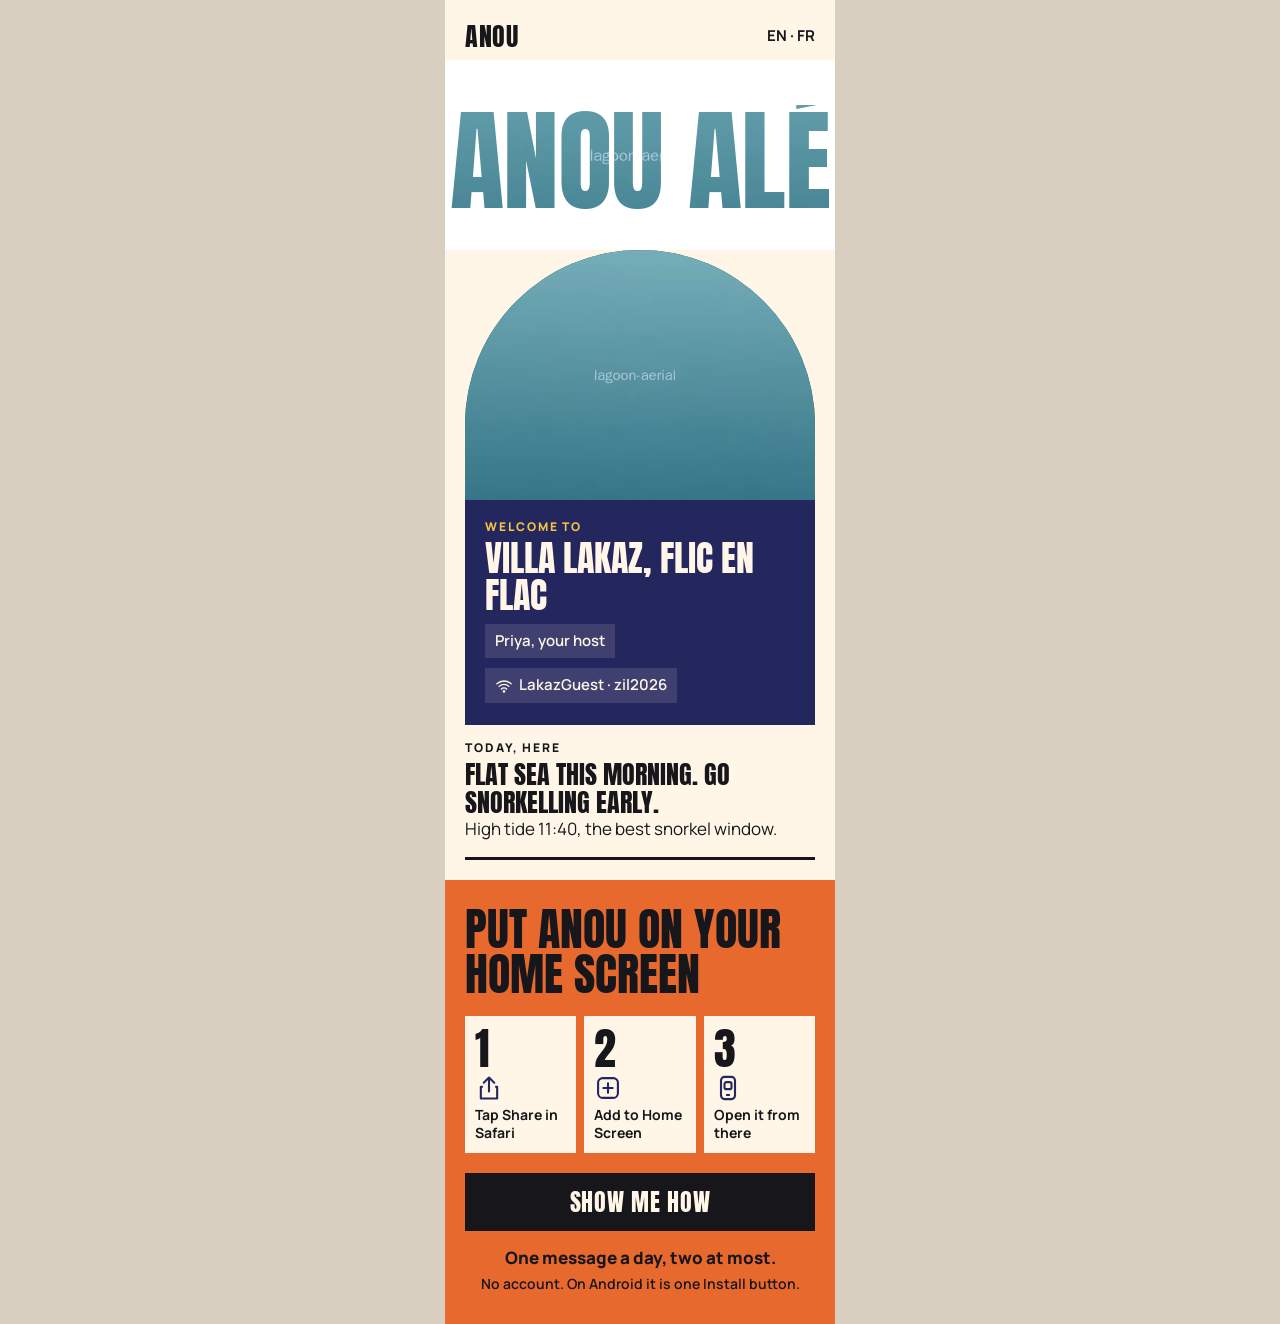
<file: design/concepts/c/landing.html>
<!doctype html><html lang="en"><head><meta charset="utf-8"><meta name="viewport" content="width=device-width,initial-scale=1">
<link rel="preconnect" href="https://fonts.googleapis.com"><link href="https://fonts.googleapis.com/css2?family=Anton&family=Manrope:wght@400;600;700;800&display=swap" rel="stylesheet">
<link rel="stylesheet" href="style.css">
<script src="../shared/conditions.js"></script><script src="../shared/icons.js"></script><script src="../shared/stamps.js"></script><title>Anou · C · Welcome to Villa Lakaz</title></head>
<body class="landing"><div class="phone">
<header class="top"><span class="logo">Anou</span><span>EN · FR</span></header>
<div class="cut" aria-hidden="true"><video data-hero="landing" muted loop playsinline autoplay preload="metadata"></video><div class="mask"><span>Anou alé</span></div></div>
<div class="arch"><video data-hero="landing" muted loop playsinline autoplay preload="metadata"></video></div>
<section class="welcome">
  <p class="k" style="color:var(--yellow)">Welcome to</p>
  <h1>Villa Lakaz, Flic en Flac</h1>
  <div class="row"><span>Priya, your host</span><span><svg data-icon="wifi"></svg>LakazGuest · zil2026</span></div>
</section>
<div class="peek"><p class="k">Today, here</p><h3 data-k="headline"></h3><p data-k="tip"></p></div>
<section class="install" aria-labelledby="ins">
  <h2 id="ins">Put Anou on your home screen</h2>
  <div class="three">
    <div><b>1</b><svg data-icon="share"></svg>Tap Share in Safari</div>
    <div><b>2</b><svg data-icon="add"></svg>Add to Home Screen</div>
    <div><b>3</b><svg data-icon="open"></svg>Open it from there</div>
  </div>
  <a class="btn" href="#">Show me how</a>
  <p class="promise">One message a day, two at most.</p>
  <p class="small">No account. On Android it is one Install button.</p>
</section>
</div></body></html>
</file>
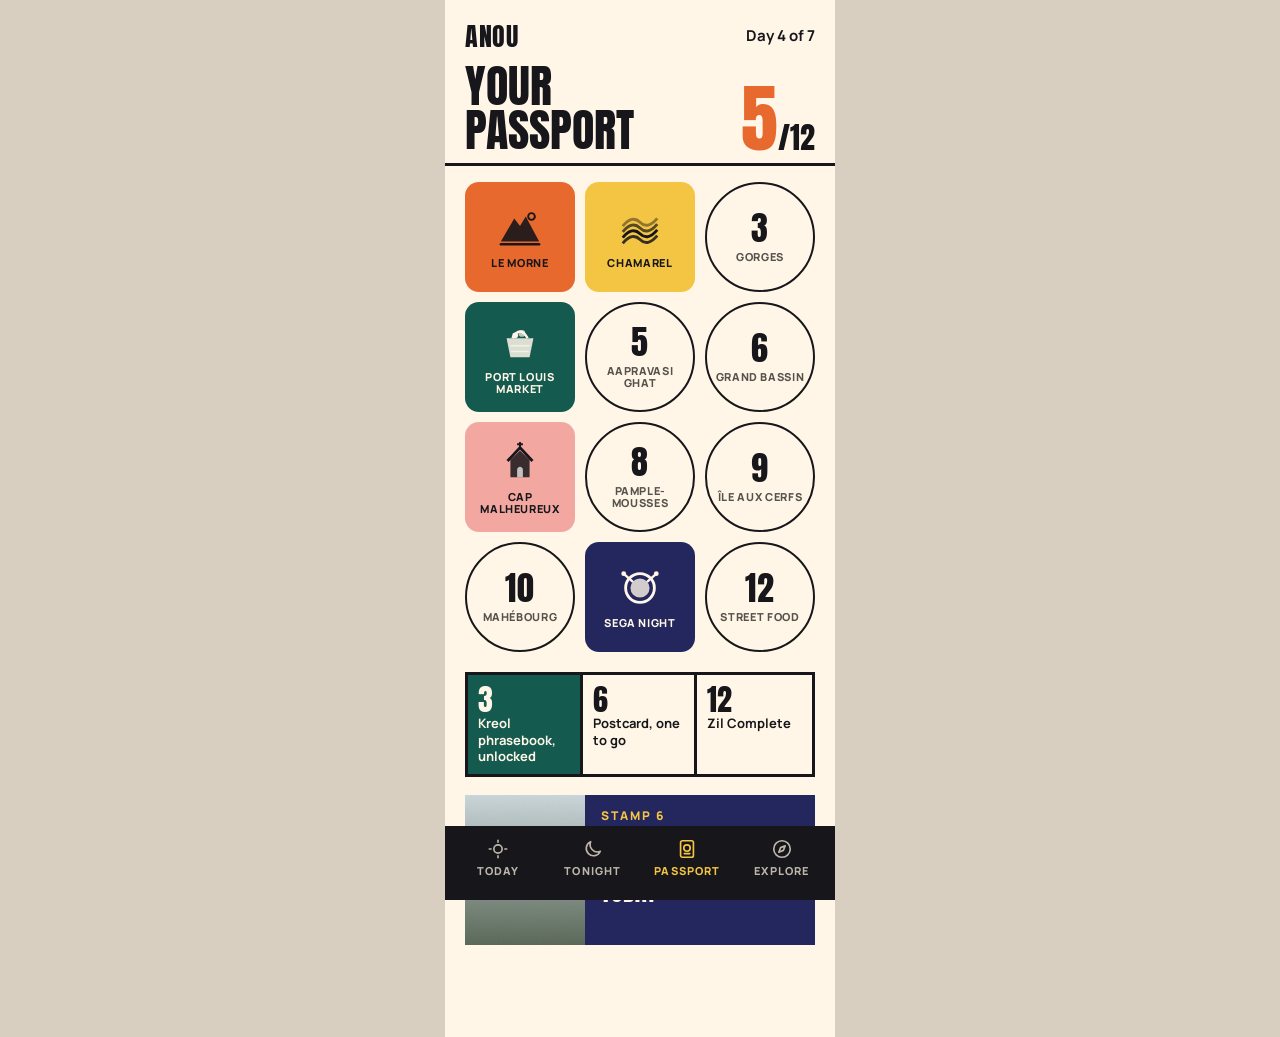
<file: design/concepts/c/passport.html>
<!doctype html><html lang="en"><head><meta charset="utf-8"><meta name="viewport" content="width=device-width,initial-scale=1">
<link rel="preconnect" href="https://fonts.googleapis.com"><link href="https://fonts.googleapis.com/css2?family=Anton&family=Manrope:wght@400;600;700;800&display=swap" rel="stylesheet">
<link rel="stylesheet" href="style.css">
<script src="../shared/conditions.js"></script><script src="../shared/icons.js"></script><script src="../shared/stamps.js"></script><title>Anou · C · Passport</title></head>
<body class="passport"><div class="phone">
<header class="top"><span class="logo">Anou</span><span>Day 4 of 7</span></header>
<div class="pp-head"><h1>Your<br>Passport</h1><span class="big">5<small>/12</small></span></div>
<div class="tiles">
<div class="tile got"><svg data-stamp="morne"></svg>Le Morne</div> <div class="tile got"><svg data-stamp="chamarel"></svg>Chamarel</div> <div class="tile empty"><b>3</b>Gorges</div>
<div class="tile got"><svg data-stamp="market"></svg>Port Louis market</div> <div class="tile empty"><b>5</b>Aapravasi Ghat</div> <div class="tile empty"><b>6</b>Grand Bassin</div>
<div class="tile got"><svg data-stamp="church"></svg>Cap Malheureux</div> <div class="tile empty"><b>8</b>Pample&shy;mousses</div> <div class="tile empty"><b>9</b>Île aux Cerfs</div>
<div class="tile empty"><b>10</b>Mahébourg</div> <div class="tile got"><svg data-stamp="sega"></svg>Sega night</div> <div class="tile empty"><b>12</b>Street food</div>
</div>
<div class="ladder"><div class="done"><b>3</b>Kreol phrasebook, unlocked</div><div><b>6</b>Postcard, one to go</div><div><b>12</b>Zil Complete</div></div>
<div class="nudge-c"><div class="ph" data-bg="grand-bassin"></div><div><p class="k" style="color:var(--yellow)">Stamp 6</p><h3>Grand Bassin is 40 min away and quiet today</h3></div></div>
<nav class="tabs" aria-label="Main">
  <a href="brief.html" ><svg data-icon="today"></svg>Today</a>
  <a href="tonight.html" ><svg data-icon="tonight"></svg>Tonight</a>
  <a href="passport.html" aria-current="page"><svg data-icon="passport"></svg>Passport</a>
  <a href="#"><svg data-icon="explore"></svg>Explore</a>
</nav>
</div></body></html>
</file>
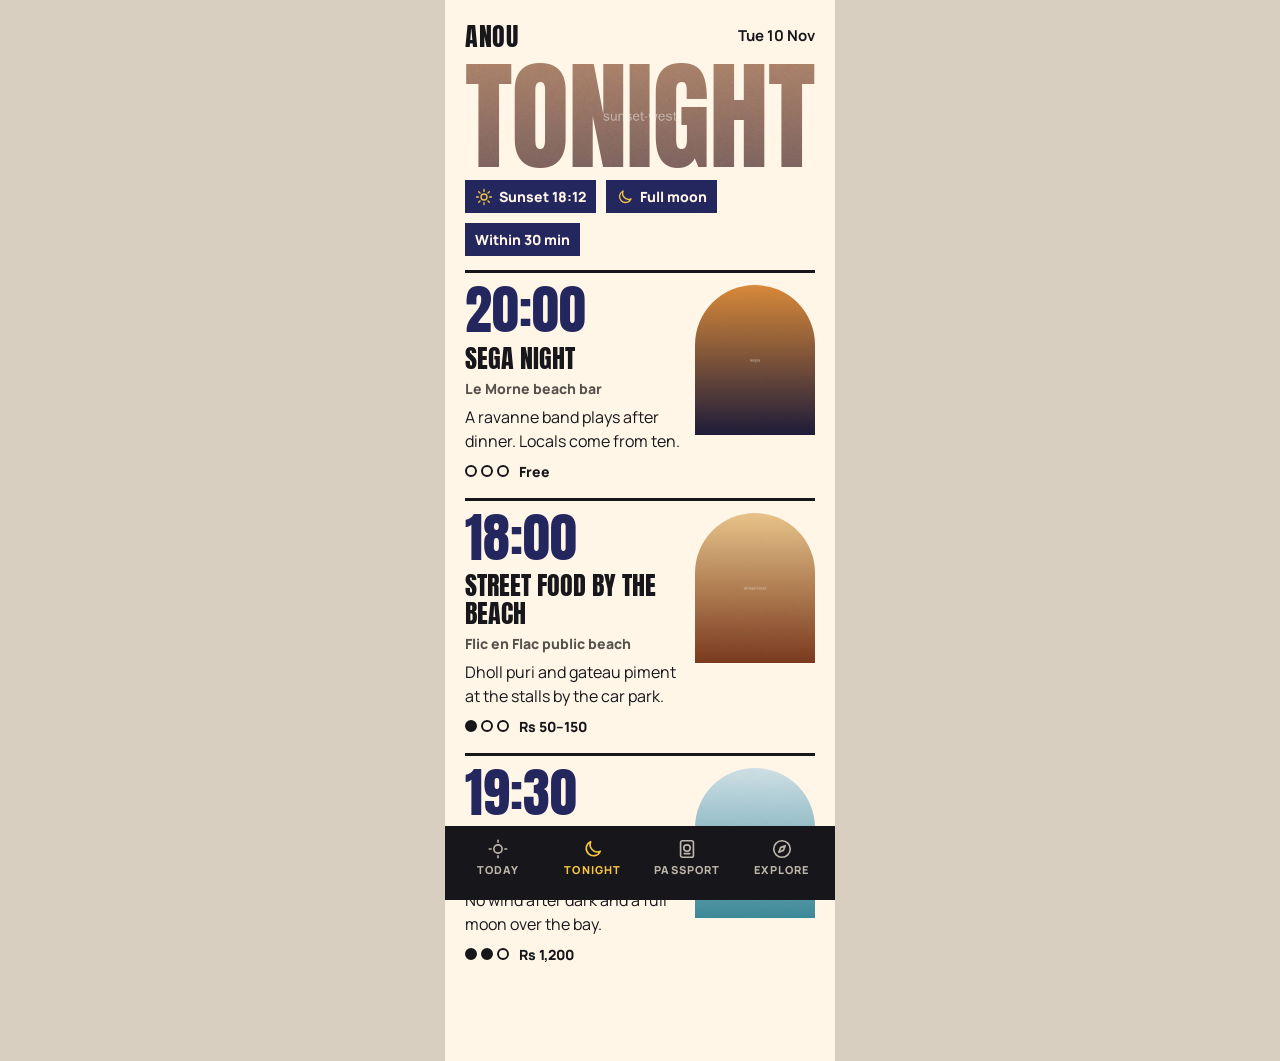
<file: design/concepts/c/tonight.html>
<!doctype html><html lang="en"><head><meta charset="utf-8"><meta name="viewport" content="width=device-width,initial-scale=1">
<link rel="preconnect" href="https://fonts.googleapis.com"><link href="https://fonts.googleapis.com/css2?family=Anton&family=Manrope:wght@400;600;700;800&display=swap" rel="stylesheet">
<link rel="stylesheet" href="style.css">
<script src="../shared/conditions.js"></script><script src="../shared/icons.js"></script><script src="../shared/stamps.js"></script><title>Anou · C · Tonight</title></head>
<body class="tonight"><div class="phone">
<header class="top"><span class="logo">Anou</span><span>Tue 10 Nov</span></header>
<section class="tn-head"><h1 class="tn-word" data-bg="sunset-west">Tonight</h1>
<div class="tn-meta"><span><svg data-icon="sun"></svg>Sunset 18:12</span><span><svg data-icon="tonight"></svg>Full moon</span><span>Within 30 min</span></div></section>
<article class="ev"><div><time>20:00</time><h3>Sega night</h3><p class="where">Le Morne beach bar</p><p>A ravanne band plays after dinner. Locals come from ten.</p><span class="price"><i></i><i></i><i></i><span>Free</span></span></div><div class="ph" data-bg="sega"></div></article>
<article class="ev"><div><time>18:00</time><h3>Street food by the beach</h3><p class="where">Flic en Flac public beach</p><p>Dholl puri and gateau piment at the stalls by the car park.</p><span class="price"><i class="on"></i><i></i><i></i><span>Rs 50–150</span></span></div><div class="ph" data-bg="street-food"></div></article>
<article class="ev" style="margin-bottom:20px"><div><time>19:30</time><h3>Full moon paddle</h3><p class="where">Tamarin bay</p><p>No wind after dark and a full moon over the bay.</p><span class="price"><i class="on"></i><i class="on"></i><i></i><span>Rs 1,200</span></span></div><div class="ph" data-bg="calm-lagoon"></div></article>
<nav class="tabs" aria-label="Main">
  <a href="brief.html" ><svg data-icon="today"></svg>Today</a>
  <a href="tonight.html" aria-current="page"><svg data-icon="tonight"></svg>Tonight</a>
  <a href="passport.html" ><svg data-icon="passport"></svg>Passport</a>
  <a href="#"><svg data-icon="explore"></svg>Explore</a>
</nav>
</div></body></html>
</file>
<file: design/concepts/a/style.css>
/* Concept A · Window — the photo is the room, the UI is a sheet of paper laid on it. */
:root {
  --ink: #10212b;
  --ink-2: #4a5a62;
  --lagoon: #0e4a5c;
  --lagoon-2: #d7e7ea;
  --paper: #fbf8f3;
  --sand: #f2eadd;
  --coral: #b9432c;       /* 5.3:1 on white */
  --night: #23285a;
  --line: #e4ddd1;
  --r: 22px;
  --display: "Fraunces", Georgia, serif;
  --body: "Figtree", system-ui, sans-serif;
}
* { box-sizing: border-box; margin: 0; }
html { background: #d9d4cb; }
body { font: 17px/1.5 var(--body); color: var(--ink); -webkit-font-smoothing: antialiased; }
.phone { max-width: 390px; margin: 0 auto; background: var(--paper); min-height: 100vh; position: relative; overflow: clip; }
img { display: block; max-width: 100%; }
svg { width: 22px; height: 22px; flex: none; }
a { color: inherit; }

/* Hero */
.hero { position: relative; height: 560px; color: #fff; background: var(--lagoon) center/cover; }
.hero video, .hero .still { position: absolute; inset: 0; width: 100%; height: 100%; object-fit: cover; }
.hero video { animation: kb 14s ease-in-out infinite alternate; }
.hero::after { content: ""; position: absolute; inset: 0;
  background: linear-gradient(180deg, rgba(6,20,28,.45) 0%, rgba(6,20,28,0) 22%, rgba(6,20,28,0) 40%, rgba(6,20,28,.82) 78%, rgba(6,20,28,.9) 100%); }
.hero > *:not(video):not(.still) { position: relative; z-index: 1; }
.hero-top { display: flex; justify-content: space-between; align-items: center; padding: 18px 20px; font-size: 15px; font-weight: 600; }
.hero-bottom { position: absolute !important; left: 0; right: 0; bottom: 52px; padding: 0 22px; }
.eyebrow { font-size: 13px; letter-spacing: .08em; text-transform: uppercase; font-weight: 700; opacity: .92; }
.hero h1 { font: 600 36px/1.08 var(--display); letter-spacing: -.01em; margin: 8px 0 14px; font-variation-settings: "SOFT" 60, "opsz" 72; }
.chip { white-space: nowrap; display: inline-flex; gap: 6px; align-items: center; background: rgba(6,20,28,.62); padding: 7px 12px; border-radius: 99px; font-size: 13px; font-weight: 600; }
.chip svg { width: 16px; height: 16px; }
.matched { display: flex; align-items: center; gap: 8px; font-size: 13px; opacity: .95; }
.matched .rec { width: 8px; height: 8px; border-radius: 50%; background: #ff8a6b; animation: pulse 2s infinite; }

/* Sheet */
.sheet { position: relative; margin-top: -32px; background: var(--paper); border-radius: 28px 28px 0 0; padding: 26px 20px 8px; z-index: 2; }
.lede { font-size: 19px; line-height: 1.5; }
.switch { display: flex; gap: 8px; align-items: center; margin: 16px 0 6px; font-size: 12px; color: var(--ink-2); }
.switch a { text-decoration: none; padding: 6px 10px; border: 1px dashed var(--ink-2); border-radius: 99px; }
.switch a[aria-current] { background: var(--ink); color: #fff; border-style: solid; }

.cards { display: grid; gap: 14px; margin-top: 20px; }
.card { position: relative; aspect-ratio: 4/5; border-radius: var(--r); overflow: hidden; color: #fff; background: var(--lagoon); }
.card img { width: 100%; height: 100%; object-fit: cover; }
.card-text { position: absolute; inset: auto 0 0 0; padding: 70px 18px 18px; background: linear-gradient(180deg, transparent, rgba(6,20,28,.88) 55%); }
.card h3 { font: 600 24px/1.15 var(--display); }
.card p { font-size: 16px; margin-top: 4px; }
.tag { display: inline-block; margin-top: 10px; font-size: 13px; font-weight: 700; background: var(--paper); color: var(--ink); padding: 4px 10px; border-radius: 99px; }
.partner { position: absolute; top: -40px; left: 18px; font-size: 12px; font-weight: 700; letter-spacing: .06em; text-transform: uppercase; background: rgba(6,20,28,.7); padding: 4px 9px; border-radius: 6px; }
.card:has(.partner) .card-text { padding-top: 90px; }
.card .num { position: absolute; top: 14px; left: 16px; font: 600 15px var(--display); background: var(--paper); color: var(--ink); width: 30px; height: 30px; border-radius: 50%; display: grid; place-items: center; }

.tip { display: flex; gap: 12px; align-items: flex-start; margin: 18px 0 10px; padding: 16px; border-radius: 18px; background: var(--lagoon-2); color: var(--lagoon); font-weight: 600; }
.tip svg { color: var(--lagoon); }

/* Tab bar */
.tabs { position: sticky; bottom: 0; z-index: 5; display: grid; grid-template-columns: repeat(4, 1fr); background: var(--paper); border-top: 1px solid var(--line); padding: 8px 6px 22px; }
.tabs a { display: grid; justify-items: center; gap: 2px; font-size: 12px; font-weight: 600; text-decoration: none; color: var(--ink-2); min-height: 44px; padding-top: 4px; }
.tabs a[aria-current] { color: var(--lagoon); }
.tabs a[aria-current] svg { stroke-width: 2.4; }

/* Landing */
.landing .hero { height: 520px; }
.landing .hero-bottom { bottom: 58px; }
.landing h1 { font-size: 40px; }
.welcome { display: flex; gap: 14px; align-items: center; }
.avatar { width: 52px; height: 52px; border-radius: 50%; background: var(--coral); color: #fff; display: grid; place-items: center; font: 600 20px var(--display); flex: none; }
.welcome h2 { font: 600 22px/1.2 var(--display); }
.welcome p { color: var(--ink-2); font-size: 15px; }
.facts { display: flex; gap: 10px; flex-wrap: wrap; margin-top: 14px; }
.fact { display: inline-flex; align-items: center; gap: 8px; font-size: 15px; background: var(--sand); padding: 8px 12px; border-radius: 12px; }
.fact svg { width: 18px; height: 18px; }
.preview { margin-top: 22px; padding: 18px; border: 1px solid var(--line); border-radius: 20px; }
.preview .k { font-size: 12px; text-transform: uppercase; letter-spacing: .08em; font-weight: 700; color: var(--ink-2); }
.preview h3 { font: 600 22px/1.2 var(--display); margin: 6px 0 6px; }
.preview p { color: var(--ink-2); font-size: 16px; }

.install { margin: 22px -20px 0; padding: 26px 22px 30px; background: var(--ink); color: #fff; border-radius: 28px 28px 0 0; }
.install h2 { font: 600 28px/1.15 var(--display); }
.install .sub { margin-top: 8px; color: #c9d4d8; }
.steps { list-style: none; padding: 0; margin: 20px 0; display: grid; gap: 10px; counter-reset: s; }
.steps li { display: flex; align-items: center; gap: 14px; padding: 12px 14px; background: rgba(255,255,255,.08); border-radius: 16px; font-weight: 600; }
.steps li::before { counter-increment: s; content: counter(s); font: 600 15px var(--display); width: 28px; height: 28px; border-radius: 50%; background: #fff; color: var(--ink); display: grid; place-items: center; flex: none; }
.steps svg { margin-left: auto; width: 26px; height: 26px; color: #9fd3dc; }
.btn { display: flex; justify-content: center; align-items: center; gap: 10px; width: 100%; min-height: 56px; border: 0; border-radius: 18px; background: var(--coral); color: #fff; font: 700 18px var(--body); text-decoration: none; }
.promise { display: flex; gap: 10px; align-items: center; justify-content: center; margin-top: 14px; font-size: 15px; color: #c9d4d8; }
.promise svg { width: 18px; height: 18px; }
.android { margin-top: 10px; text-align: center; font-size: 14px; color: #9fb0b6; }

/* Tonight */
.tonight .hero { height: 380px; }
.tonight .hero::after { background: linear-gradient(180deg, rgba(20,22,58,.35), rgba(20,22,58,0) 30%, rgba(20,22,58,.85) 100%); }
.tonight .hero-bottom { bottom: 50px; }
.sun-line { display: flex; align-items: center; gap: 10px; font-size: 16px; font-weight: 600; }
.event { display: grid; grid-template-columns: 118px 1fr; gap: 14px; padding: 14px 0; border-bottom: 1px solid var(--line); }
.event:last-of-type { border-bottom: 0; }
.event .ph { aspect-ratio: 4/5; border-radius: 16px; background: var(--night) center/cover; }
.event time { font: 600 26px/1 var(--display); color: var(--night); }
.event h3 { font-size: 18px; line-height: 1.25; margin-top: 6px; }
.event .where { display: flex; align-items: center; gap: 4px; font-size: 14px; color: var(--ink-2); margin-top: 2px; }
.event .where svg { width: 16px; height: 16px; }
.event p { font-size: 15px; margin-top: 6px; }
.coins { display: inline-flex; gap: 3px; margin-top: 8px; align-items: center; font-size: 13px; font-weight: 700; color: var(--night); }
.coins i { width: 11px; height: 11px; border-radius: 50%; border: 2px solid var(--night); }
.coins i.on { background: var(--night); }
.coins span { margin-left: 6px; }
.tonight .tabs a[aria-current] { color: var(--night); }
.notif { margin: 6px 0 18px; padding: 12px 14px; border-radius: 16px; background: var(--sand); font-size: 14px; display: flex; gap: 10px; }
.notif b { display: block; font-size: 13px; }

/* Passport */
.passport .hero { height: 300px; }
.passport .hero-bottom { bottom: 50px; }
.book { background: var(--sand); border-radius: 24px; padding: 20px 16px 22px; background-image: radial-gradient(rgba(16,33,43,.05) 1px, transparent 1px); background-size: 6px 6px; }
.progress { display: flex; justify-content: space-between; align-items: baseline; margin-bottom: 14px; padding: 0 4px; }
.progress b { font: 600 30px var(--display); }
.bar { height: 8px; background: #fff; border-radius: 9px; margin: 0 4px 18px; overflow: hidden; }
.bar i { display: block; height: 100%; width: 41.6%; background: var(--coral); border-radius: 9px; }
.grid { display: grid; grid-template-columns: repeat(4, 1fr); gap: 14px 8px; }
.slot { display: grid; justify-items: center; gap: 6px; font-size: 11px; font-weight: 600; text-align: center; line-height: 1.2; color: var(--ink-2); }
.seal { width: 70px; height: 70px; border-radius: 50%; display: grid; place-items: center; }
.slot.got .seal { background: var(--coral); color: #fff; transform: rotate(var(--rot, -6deg));
  box-shadow: 0 0 0 3px var(--sand), 0 0 0 5px var(--coral); }
.slot.got:nth-child(2n) .seal { background: var(--lagoon); box-shadow: 0 0 0 3px var(--sand), 0 0 0 5px var(--lagoon); --rot: 5deg; }
.slot.got .seal svg { width: 40px; height: 40px; }
.slot.got { color: var(--ink); }
.slot.empty .seal { border: 2px dashed #b8ad9b; color: #8d826f; font: 600 20px var(--display); }
.milestones { display: grid; gap: 8px; margin: 18px 0; }
.ms { display: flex; gap: 12px; align-items: center; padding: 12px 14px; border-radius: 14px; background: #fff; border: 1px solid var(--line); font-size: 15px; }
.ms b { font: 600 18px var(--display); width: 26px; }
.ms.done { background: var(--lagoon-2); border-color: transparent; color: var(--lagoon); font-weight: 600; }
.nudge { position: relative; border-radius: var(--r); overflow: hidden; color: #fff; aspect-ratio: 16/10; background: var(--lagoon) center/cover; display: flex; align-items: flex-end; margin-bottom: 18px; }
.nudge div { padding: 60px 18px 18px; width: 100%; background: linear-gradient(transparent, rgba(6,20,28,.86) 50%); }
.nudge h3 { font: 600 22px/1.2 var(--display); }

h2.section { font: 600 24px var(--display); margin: 26px 0 10px; }

@keyframes kb { from { transform: scale(1.02); } to { transform: scale(1.12) translate(-2%, -1%); } }
@keyframes pulse { 50% { opacity: .35; } }
@media (prefers-reduced-motion: reduce) { * { animation: none !important; transition: none !important; } }
</file>
<file: design/concepts/b/style.css>
/* Concept B · Postmark — every day is a postcard home. Photos live inside perforated
   stamp and postcard frames; copy sits on paper, never on the photo. */
:root {
  --paper: #f3ecdf;
  --paper-2: #e9dfcd;
  --card: #fffdf8;
  --ink: #1d1b22;
  --ink-2: #5a5560;
  --penny: #1f3c8c;      /* Blue Penny blue, 9:1 on paper */
  --hibiscus: #b8322a;   /* 5.4:1 on paper */
  --sun: #e2a531;
  --sea: #2b6b63;
  --display: "DM Serif Display", Georgia, serif;
  --label: "Oswald", "Arial Narrow", sans-serif;
  --body: "Work Sans", system-ui, sans-serif;
}
* { box-sizing: border-box; margin: 0; }
html { background: #cfc6b6; }
body { font: 17px/1.5 var(--body); color: var(--ink); -webkit-font-smoothing: antialiased; }
.phone { max-width: 390px; margin: 0 auto; min-height: 100vh; position: relative; overflow: clip;
  background: var(--paper) url("data:image/svg+xml,%3Csvg xmlns='http://www.w3.org/2000/svg' width='160' height='160'%3E%3Cfilter id='n'%3E%3CfeTurbulence type='fractalNoise' baseFrequency='.9' numOctaves='2'/%3E%3CfeColorMatrix values='0 0 0 0 .35 0 0 0 0 .3 0 0 0 0 .2 0 0 0 .07 0'/%3E%3C/filter%3E%3Crect width='100%25' height='100%25' filter='url(%23n)'/%3E%3C/svg%3E"); }
img, video { display: block; max-width: 100%; }
svg { width: 22px; height: 22px; flex: none; }
a { color: inherit; }
.pad { padding: 0 20px; }

.label { font: 500 13px/1.2 var(--label); letter-spacing: .14em; text-transform: uppercase; }

/* Masthead */
.mast { display: flex; justify-content: space-between; align-items: center; padding: 18px 20px 10px; }
.mast .logo { font: 400 26px var(--display); color: var(--penny); }
.mast .label { color: var(--ink-2); }

/* Perforated stamp frame */
.stamp { position: relative; background: var(--card); padding: 12px; filter: drop-shadow(0 2px 3px rgba(60,40,20,.18)); }
.stamp::before { content: ""; position: absolute; inset: -6px; pointer-events: none;
  background: radial-gradient(circle, var(--paper) 5.5px, transparent 6px) 0 0 / 16px 16px; z-index: 0;
  -webkit-mask: linear-gradient(#000 0 0) top/100% 12px no-repeat, linear-gradient(#000 0 0) bottom/100% 12px no-repeat,
                linear-gradient(#000 0 0) left/12px 100% no-repeat, linear-gradient(#000 0 0) right/12px 100% no-repeat;
          mask: linear-gradient(#000 0 0) top/100% 12px no-repeat, linear-gradient(#000 0 0) bottom/100% 12px no-repeat,
                linear-gradient(#000 0 0) left/12px 100% no-repeat, linear-gradient(#000 0 0) right/12px 100% no-repeat; }
.stamp > .win { position: relative; overflow: hidden; background: var(--sea) center/cover; z-index: 1; }
.stamp .denom { position: absolute; z-index: 2; left: 22px; bottom: 20px; font: 400 15px var(--display); color: #fff;
  background: var(--penny); padding: 3px 9px; }
.stamp .country { position: absolute; z-index: 2; right: 22px; top: 22px; font: 500 12px var(--label); letter-spacing: .2em; color: #fff;
  background: rgba(20,20,30,.55); padding: 3px 8px; }

/* Hero */
.hero-wrap { position: relative; margin: 6px 26px 0; transform: rotate(-1.2deg); }
.hero-wrap .win { aspect-ratio: 4/4.6; }
.hero-wrap video { width: 100%; height: 100%; object-fit: cover; animation: kb 16s ease-in-out infinite alternate; }
.postmark { position: absolute; z-index: 3; right: -14px; bottom: -34px; width: 132px; height: 132px; color: var(--hibiscus);
  transform: rotate(-14deg); animation: thud .7s cubic-bezier(.2,1.6,.4,1) .4s both; mix-blend-mode: multiply; }
.postmark svg { width: 100%; height: 100%; }
.postmark text { font: 500 11.5px var(--label); letter-spacing: .18em; fill: currentColor; }
.postmark .big { font: 400 25px var(--display); letter-spacing: 0; }
.wavy { position: absolute; z-index: 3; left: -40px; bottom: 26px; width: 150px; height: 40px; color: var(--hibiscus); mix-blend-mode: multiply; opacity: .8; }

.head { padding: 44px 22px 0; }
.head .label { color: var(--hibiscus); }
.head h1 { font: 400 38px/1.05 var(--display); margin: 10px 0 12px; color: var(--ink); }
.head p { font-size: 18px; }
.matched { display: flex; align-items: center; gap: 8px; margin-top: 12px; font-size: 13px; color: var(--ink-2); }
.matched::before { content: ""; width: 18px; height: 1px; background: currentColor; }

.switch { display: flex; gap: 8px; align-items: center; margin: 16px 22px 0; font-size: 12px; color: var(--ink-2); }
.switch a { text-decoration: none; padding: 6px 10px; border: 1px dashed var(--ink-2); border-radius: 99px; }
.switch a[aria-current] { background: var(--penny); color: #fff; border-style: solid; }

/* Postcards */
.posts { display: grid; gap: 30px; padding: 30px 22px 10px; }
.post { background: var(--card); padding: 12px 12px 16px; box-shadow: 0 2px 6px rgba(60,40,20,.15); transform: rotate(.8deg); }
.post:nth-child(2n) { transform: rotate(-.9deg); }
.post .ph { aspect-ratio: 4/5; background: var(--sea) center/cover; position: relative; }
.post .n { position: absolute; left: 10px; top: 10px; font: 400 22px var(--display); background: var(--card); width: 40px; height: 40px; display: grid; place-items: center; }
.post .meta { display: grid; grid-template-columns: 1fr auto; gap: 4px 12px; padding: 14px 4px 0; align-items: start; }
.post h3 { font: 400 25px/1.1 var(--display); }
.post p { grid-column: 1; font-size: 16px; color: var(--ink-2); }
.post .tag { grid-row: 1 / span 2; grid-column: 2; font: 500 14px var(--label); letter-spacing: .08em; color: var(--sea);
  border: 2px solid currentColor; border-radius: 50%; width: 64px; height: 64px; display: grid; place-items: center; text-align: center; transform: rotate(8deg); line-height: 1; }
.post .partner { display: inline-block; margin-top: 8px; font: 500 12px var(--label); letter-spacing: .14em; text-transform: uppercase; color: var(--hibiscus); }

.tip { margin: 20px 22px 10px; padding: 16px 18px; border: 2px solid var(--penny); color: var(--penny); display: flex; gap: 12px; font-weight: 600; position: relative; }
.tip::before { content: "Tip"; position: absolute; top: -11px; left: 14px; background: var(--paper); padding: 0 6px; font: 500 13px var(--label); letter-spacing: .14em; text-transform: uppercase; }

/* Tabs */
.tabs { position: sticky; bottom: 0; z-index: 5; display: grid; grid-template-columns: repeat(4,1fr); padding: 8px 6px 22px; background: var(--paper-2); border-top: 2px dashed #c7b9a1; }
.tabs a { display: grid; justify-items: center; gap: 2px; font: 500 12px var(--label); letter-spacing: .1em; text-transform: uppercase; text-decoration: none; color: var(--ink-2); min-height: 44px; padding-top: 4px; }
.tabs a[aria-current] { color: var(--hibiscus); }

/* Landing */
.landing .hero-wrap .win { aspect-ratio: 4/4.4; }
.greet { padding: 46px 22px 0; }
.greet h1 { font: 400 42px/1.02 var(--display); color: var(--penny); }
.greet h1 em { color: var(--hibiscus); }
.greet p { margin-top: 10px; font-size: 18px; }
.host { display: flex; gap: 12px; align-items: center; margin: 18px 22px 0; padding: 12px 0; border-top: 1px solid #cdbfa7; border-bottom: 1px solid #cdbfa7; }
.host .av { width: 46px; height: 46px; border-radius: 50%; background: var(--sun); display: grid; place-items: center; font: 400 22px var(--display); }
.host small { display: block; color: var(--ink-2); font-size: 14px; }
.host .wifi { margin-left: auto; text-align: right; font-size: 14px; }
.today { margin: 16px 22px 0; }
.today h3 { font: 400 24px/1.15 var(--display); margin-top: 4px; }

.postcard { margin: 26px 14px 26px; background: var(--card); padding: 20px 18px 22px; box-shadow: 0 3px 10px rgba(60,40,20,.18); position: relative; }
.postcard h2 { font: 400 30px/1.05 var(--display); color: var(--penny); max-width: 230px; }
.postcard .corner { position: absolute; right: 16px; top: 16px; width: 70px; height: 84px; background: var(--hibiscus); color: #fff;
  outline: 3px dotted var(--card); outline-offset: -6px; display: grid; place-items: center; text-align: center; font: 400 18px/1 var(--display); transform: rotate(4deg); }
.postcard .corner small { display: block; font: 500 9px var(--label); letter-spacing: .14em; margin-top: 4px; }
.lines { list-style: none; padding: 0; margin: 22px 0 18px; }
.lines li { display: flex; align-items: center; gap: 12px; padding: 12px 0; border-bottom: 1.5px solid #d9ccb4; font-size: 17px; }
.lines .n { font: 400 26px var(--display); color: var(--hibiscus); width: 22px; }
.lines svg { margin-left: auto; color: var(--penny); width: 26px; height: 26px; }
.btn { display: flex; justify-content: center; align-items: center; gap: 10px; min-height: 56px; background: var(--hibiscus); color: #fff; text-decoration: none; font: 500 17px var(--label); letter-spacing: .14em; text-transform: uppercase; }
.promise { text-align: center; margin-top: 12px; font: 400 19px var(--display); font-style: italic; color: var(--ink); }
.small { text-align: center; color: var(--ink-2); font-size: 14px; margin-top: 4px; }

/* Tonight: ticket stubs */
.ticket { display: grid; grid-template-columns: 1fr 96px; margin: 0 22px 18px; background: var(--card); box-shadow: 0 2px 6px rgba(60,40,20,.15); position: relative; }
.ticket .main { padding: 14px 16px 16px; border-right: 2px dashed #cdbfa7; }
.ticket .stub { display: grid; align-content: center; justify-items: center; gap: 4px; background: var(--penny); color: #fff; padding: 10px 6px; text-align: center; }
.ticket .stub time { font: 400 28px/1 var(--display); }
.ticket .stub span { font: 500 12px var(--label); letter-spacing: .12em; }
.ticket .ph { height: 140px; background: center/cover; margin: -14px -16px 12px; }
.ticket h3 { font: 400 24px/1.1 var(--display); }
.ticket .where { font: 500 13px var(--label); letter-spacing: .12em; text-transform: uppercase; color: var(--hibiscus); margin: 4px 0 6px; }
.ticket p { font-size: 16px; color: var(--ink-2); }
.coins { display: flex; gap: 4px; justify-content: center; }
.coins i { width: 10px; height: 10px; border-radius: 50%; border: 1.5px solid #fff; }
.coins i.on { background: #fff; }
.tonight .stub { background: #2a2d63; }
.dusk { margin: 6px 22px 22px; display: flex; gap: 14px; align-items: center; }
.dusk .stamp { width: 120px; flex: none; transform: rotate(-3deg); padding: 8px; }
.dusk .stamp .win { aspect-ratio: 4/5; }
.dusk h1 { font: 400 34px/1.05 var(--display); color: #2a2d63; }
.dusk p { font: 500 14px var(--label); letter-spacing: .12em; text-transform: uppercase; color: var(--hibiscus); margin-top: 8px; }

/* Passport */
.cover { margin: 8px 16px 0; background: var(--penny); color: #f3e7c9; padding: 22px 20px 26px; text-align: center; border-radius: 6px 6px 0 0; }
.cover .crest { width: 54px; height: 54px; margin: 0 auto 8px; border: 2px solid currentColor; border-radius: 50%; display: grid; place-items: center; font: 400 24px var(--display); }
.cover h1 { font: 400 30px/1.05 var(--display); }
.cover p { font: 500 13px var(--label); letter-spacing: .2em; text-transform: uppercase; margin-top: 8px; }
.page { margin: 0 16px; background: var(--card); padding: 20px 14px 22px; box-shadow: 0 3px 8px rgba(60,40,20,.15);
  background-image: repeating-linear-gradient(0deg, transparent 0 31px, rgba(31,60,140,.06) 31px 32px); }
.count { display: flex; justify-content: space-between; align-items: baseline; margin: 0 4px 16px; }
.count b { font: 400 40px var(--display); color: var(--hibiscus); }
.ink-grid { display: grid; grid-template-columns: repeat(3, 1fr); gap: 16px 10px; }
.ink { display: grid; justify-items: center; gap: 6px; text-align: center; font: 500 11px/1.2 var(--label); letter-spacing: .1em; text-transform: uppercase; color: var(--ink-2); }
.ink .imp { width: 86px; height: 86px; display: grid; place-items: center; }
.ink.got .imp { border-radius: 50%; border: 3px double currentColor; color: var(--hibiscus); filter: url(#rough); transform: rotate(var(--r,-8deg)); }
.ink.got:nth-child(3n+2) .imp { color: var(--penny); --r: 6deg; }
.ink.got:nth-child(3n) .imp { color: var(--sea); --r: -3deg; }
.ink.got .imp svg { width: 46px; height: 46px; }
.ink.got { color: var(--ink); }
.ink.empty .imp { border: 1.5px dashed #b4a68e; color: #9c8f78; font: 400 26px var(--display); width: 72px; height: 72px; margin: 7px; }
.mile { margin: 18px 16px 0; display: grid; gap: 0; }
.mile div { display: flex; gap: 12px; align-items: center; padding: 12px 4px; border-bottom: 1.5px solid #d9ccb4; }
.mile b { font: 400 24px var(--display); color: var(--penny); width: 32px; }
.mile .done { color: var(--sea); font-weight: 600; }
.mile .done b { color: var(--sea); }
.nudge { margin: 26px 22px 20px; display: grid; grid-template-columns: 112px 1fr; gap: 16px; align-items: center; }
.nudge .stamp { padding: 8px; transform: rotate(2deg); }
.nudge .stamp .win { aspect-ratio: 4/5; }
.nudge h3 { font: 400 22px/1.15 var(--display); }

@keyframes kb { from { transform: scale(1.02); } to { transform: scale(1.12) translate(2%, -1%); } }
@keyframes thud { from { transform: rotate(-14deg) scale(1.7); opacity: 0; } to { transform: rotate(-14deg) scale(1); opacity: 1; } }
@media (prefers-reduced-motion: reduce) { * { animation: none !important; } }
</file>
<file: design/concepts/c/style.css>
/* Concept C · Sega — today's condition is one huge word and the clip plays inside it.
   Colour blocks from sega skirts and painted shopfronts; type does the shouting, never the copy. */
:root {
  --cream: #fff6e8;
  --ink: #17161a;
  --ink-2: #57524c;
  --orange: #e8692e;   /* used as a block with ink text: 5.6:1 */
  --green: #145a4f;    /* with cream text: 7.6:1 */
  --indigo: #24275e;   /* with cream text: 12:1 */
  --yellow: #f4c542;
  --pink: #f2a7a0;
  --display: "Anton", Impact, sans-serif;
  --body: "Manrope", system-ui, sans-serif;
}
* { box-sizing: border-box; margin: 0; }
html { background: #d8cfc0; }
body { font: 17px/1.5 var(--body); color: var(--ink); -webkit-font-smoothing: antialiased; }
.phone { max-width: 390px; margin: 0 auto; background: var(--cream); min-height: 100vh; position: relative; overflow: clip; }
svg { width: 22px; height: 22px; flex: none; }
a { color: inherit; }
.k { font: 800 12px/1.2 var(--body); letter-spacing: .16em; text-transform: uppercase; }

.top { display: flex; justify-content: space-between; align-items: center; padding: 16px 20px 0; font-weight: 700; font-size: 15px; }
.logo { font: 400 26px var(--display); letter-spacing: .02em; text-transform: uppercase; }

/* The cut-out word: video underneath, cream layer with black text blended with screen,
   so black letters become windows onto the clip. */
.cut { position: relative; height: 210px; margin-top: 4px; isolation: isolate; overflow: hidden; }
.cut video, .cut .still { position: absolute; inset: 0; width: 100%; height: 100%; object-fit: cover; background: center/cover; }
.cut video { animation: drift 12s ease-in-out infinite alternate; }
.cut .mask { position: absolute; inset: 0; background: #fff; mix-blend-mode: screen; display: grid; place-items: center; }
.cut .mask span { font: 400 196px/1 var(--display); letter-spacing: -.01em; color: #000; text-transform: uppercase; white-space: nowrap; transform: translateY(6px);
  animation: wipe .9s cubic-bezier(.2,.8,.2,1) both; }
[data-cond="windy"] .cut .mask span { font-size: 150px; }

/* Arch window with the full clip */
.arch { position: relative; margin: 0 20px; height: 300px; border-radius: 175px 175px 0 0; overflow: hidden; background: var(--green) center/cover; }
.arch video { width: 100%; height: 100%; object-fit: cover; }
.dial { position: absolute; right: 12px; bottom: 12px; width: 108px; background: var(--cream); border-radius: 14px; padding: 8px 8px 6px; text-align: center; }
.dial svg { width: 92px; height: 72px; }
.dial .k { font-size: 10px; letter-spacing: .1em; }

.block { padding: 22px 22px 24px; }
.block.green { background: var(--green); color: var(--cream); margin: 0 20px; }
.block h1 { font: 400 40px/1.02 var(--display); text-transform: uppercase; letter-spacing: .005em; margin: 8px 0 12px; }
.block .lede { font-size: 18px; }
.matched { display: inline-flex; gap: 8px; align-items: center; margin-top: 14px; font-size: 13px; font-weight: 700; background: rgba(255,246,232,.14); padding: 6px 10px; border-radius: 99px; }
.matched::before { content: ""; width: 8px; height: 8px; border-radius: 50%; background: var(--yellow); }

.switch { display: flex; gap: 8px; align-items: center; margin: 14px 20px 0; font-size: 12px; color: var(--ink-2); }
.switch a { text-decoration: none; padding: 6px 10px; border: 1px dashed var(--ink-2); border-radius: 99px; }
.switch a[aria-current] { background: var(--ink); color: var(--cream); border-style: solid; }

/* Cards: photo then colour block */
.cards { display: grid; gap: 16px; padding: 20px 20px 4px; }
.card { display: grid; grid-template-rows: auto auto; border-radius: 4px; overflow: hidden; }
.card .ph { aspect-ratio: 4/5; background: var(--green) center/cover; position: relative; }
.card .n { position: absolute; left: 0; top: 0; font: 400 46px/1 var(--display); background: var(--cream); padding: 6px 12px 4px; }
.card .txt { padding: 16px 18px 18px; background: var(--orange); color: var(--ink); position: relative; }
.card:nth-child(2) .txt { background: var(--yellow); }
.card:nth-child(3) .txt { background: var(--pink); }
.card h3 { font: 400 28px/1.05 var(--display); text-transform: uppercase; }
.card p { font-size: 16px; font-weight: 600; margin-top: 4px; }
.card .tag { position: absolute; right: 14px; top: -22px; background: var(--ink); color: var(--cream); font: 800 14px var(--body); padding: 10px 14px; border-radius: 99px; }
.card .partner { display: inline-block; margin-top: 8px; font: 800 11px var(--body); letter-spacing: .14em; text-transform: uppercase; border: 1.5px solid currentColor; padding: 3px 7px; }

.tip { margin: 16px 20px 16px; padding: 16px 18px; background: var(--indigo); color: var(--cream); display: flex; gap: 12px; font-weight: 700; }
.tip svg { color: var(--yellow); }

.tabs { position: sticky; bottom: 0; z-index: 5; display: grid; grid-template-columns: repeat(4,1fr); background: var(--ink); color: #bdb6ab; padding: 8px 6px 22px; }
.tabs a { display: grid; justify-items: center; gap: 2px; font: 800 11px var(--body); letter-spacing: .1em; text-transform: uppercase; text-decoration: none; min-height: 44px; padding-top: 4px; }
.tabs a[aria-current] { color: var(--yellow); }

/* Landing */
.landing .cut { height: 190px; }
.landing .cut .mask span { font-size: 112px; }
.landing .arch { height: 250px; }
.welcome { margin: 0 20px; background: var(--indigo); color: var(--cream); padding: 20px 20px 22px; }
.welcome h1 { font: 400 36px/1.02 var(--display); text-transform: uppercase; margin: 6px 0 10px; }
.welcome .row { display: flex; gap: 10px; flex-wrap: wrap; font-size: 15px; font-weight: 600; }
.welcome .row span { display: inline-flex; gap: 6px; align-items: center; background: rgba(255,246,232,.12); padding: 6px 10px; }
.welcome .row svg { width: 18px; height: 18px; }
.peek { margin: 16px 20px 0; padding: 0 0 16px; border-bottom: 3px solid var(--ink); }
.peek h3 { font: 400 26px/1.05 var(--display); text-transform: uppercase; margin-top: 6px; }
.install { margin: 20px 0 0; background: var(--orange); padding: 26px 20px 30px; }
.install h2 { font: 400 46px/.98 var(--display); text-transform: uppercase; }
.three { display: grid; grid-template-columns: repeat(3, 1fr); gap: 8px; margin: 20px 0; }
.three div { background: var(--cream); padding: 10px 10px 12px; display: grid; gap: 4px; font-size: 14px; font-weight: 700; line-height: 1.25; }
.three b { font: 400 44px/1 var(--display); }
.three svg { width: 28px; height: 28px; color: var(--indigo); }
.btn { display: flex; justify-content: center; align-items: center; gap: 10px; min-height: 58px; background: var(--ink); color: var(--cream); text-decoration: none; font: 400 24px var(--display); text-transform: uppercase; letter-spacing: .03em; }
.promise { margin-top: 14px; font-weight: 800; font-size: 17px; text-align: center; }
.small { text-align: center; font-size: 14px; margin-top: 2px; font-weight: 600; }

/* Tonight */
.tn-head { padding: 6px 20px 0; }
.tn-word { font: 400 120px/.9 var(--display); text-transform: uppercase; color: transparent; background: var(--indigo) center/cover; -webkit-background-clip: text; background-clip: text; letter-spacing: -.01em; }
.tn-meta { display: flex; gap: 10px; flex-wrap: wrap; margin: 10px 0 6px; }
.tn-meta span { background: var(--indigo); color: var(--cream); font-weight: 800; font-size: 14px; padding: 6px 10px; display: inline-flex; gap: 6px; align-items: center; }
.tn-meta svg { width: 18px; height: 18px; color: var(--yellow); }
.ev { display: grid; grid-template-columns: 1fr 120px; margin: 14px 20px 0; border-top: 3px solid var(--ink); padding-top: 12px; gap: 12px; }
.ev time { font: 400 54px/.9 var(--display); color: var(--indigo); }
.ev h3 { font: 400 26px/1.05 var(--display); text-transform: uppercase; margin-top: 6px; }
.ev .where { font-weight: 800; font-size: 14px; color: var(--ink-2); }
.ev p { font-size: 16px; margin-top: 6px; }
.ev .ph { aspect-ratio: 4/5; background: var(--indigo) center/cover; border-radius: 60px 60px 0 0; }
.price { display: inline-flex; gap: 4px; align-items: center; margin-top: 8px; font-weight: 800; font-size: 14px; }
.price i { width: 12px; height: 12px; border-radius: 50%; border: 2px solid var(--ink); }
.price i.on { background: var(--ink); }
.price span { margin-left: 6px; }

/* Passport */
.pp-head { display: flex; align-items: flex-end; justify-content: space-between; padding: 8px 20px 12px; border-bottom: 3px solid var(--ink); margin: 0 0 16px; }
.pp-head h1 { font: 400 46px/.95 var(--display); text-transform: uppercase; }
.pp-head .big { font: 400 74px/.85 var(--display); color: var(--orange); }
.pp-head .big small { font-size: 30px; color: var(--ink); }
.tiles { display: grid; grid-template-columns: repeat(3, 1fr); gap: 10px; padding: 0 20px; }
.tile { aspect-ratio: 1; display: grid; place-items: center; align-content: center; gap: 6px; text-align: center; font: 800 11px/1.15 var(--body); letter-spacing: .06em; text-transform: uppercase; padding: 6px; }
.tile.got { background: var(--orange); border-radius: 14px; }
.tile.got:nth-child(2) { background: var(--yellow); }
.tile.got:nth-child(4) { background: var(--green); color: var(--cream); }
.tile.got:nth-child(7) { background: var(--pink); }
.tile.got:nth-child(11) { background: var(--indigo); color: var(--cream); }
.tile.got svg { width: 46px; height: 46px; }
.tile.empty { border: 2.5px solid var(--ink); border-radius: 50%; color: var(--ink-2); }
.tile.empty b { font: 400 34px/1 var(--display); color: var(--ink); }
.ladder { margin: 20px 20px 0; display: grid; grid-template-columns: repeat(3,1fr); gap: 0; border: 3px solid var(--ink); }
.ladder div { padding: 10px; font-size: 13px; font-weight: 700; line-height: 1.25; border-right: 3px solid var(--ink); }
.ladder div:last-child { border-right: 0; }
.ladder b { display: block; font: 400 30px/1 var(--display); }
.ladder .done { background: var(--green); color: var(--cream); }
.nudge-c { margin: 18px 20px 18px; display: grid; grid-template-columns: 120px 1fr; background: var(--indigo); color: var(--cream); }
.nudge-c .ph { background: center/cover; min-height: 150px; }
.nudge-c div:last-child { padding: 14px 16px; }
.nudge-c h3 { font: 400 24px/1.05 var(--display); text-transform: uppercase; margin-top: 6px; }

@keyframes drift { from { transform: scale(1.05); } to { transform: scale(1.18) translate(-3%, 2%); } }
@keyframes wipe { from { clip-path: inset(0 100% 0 0); } to { clip-path: inset(0 0 0 0); } }
@media (prefers-reduced-motion: reduce) { * { animation: none !important; } }
</file>
